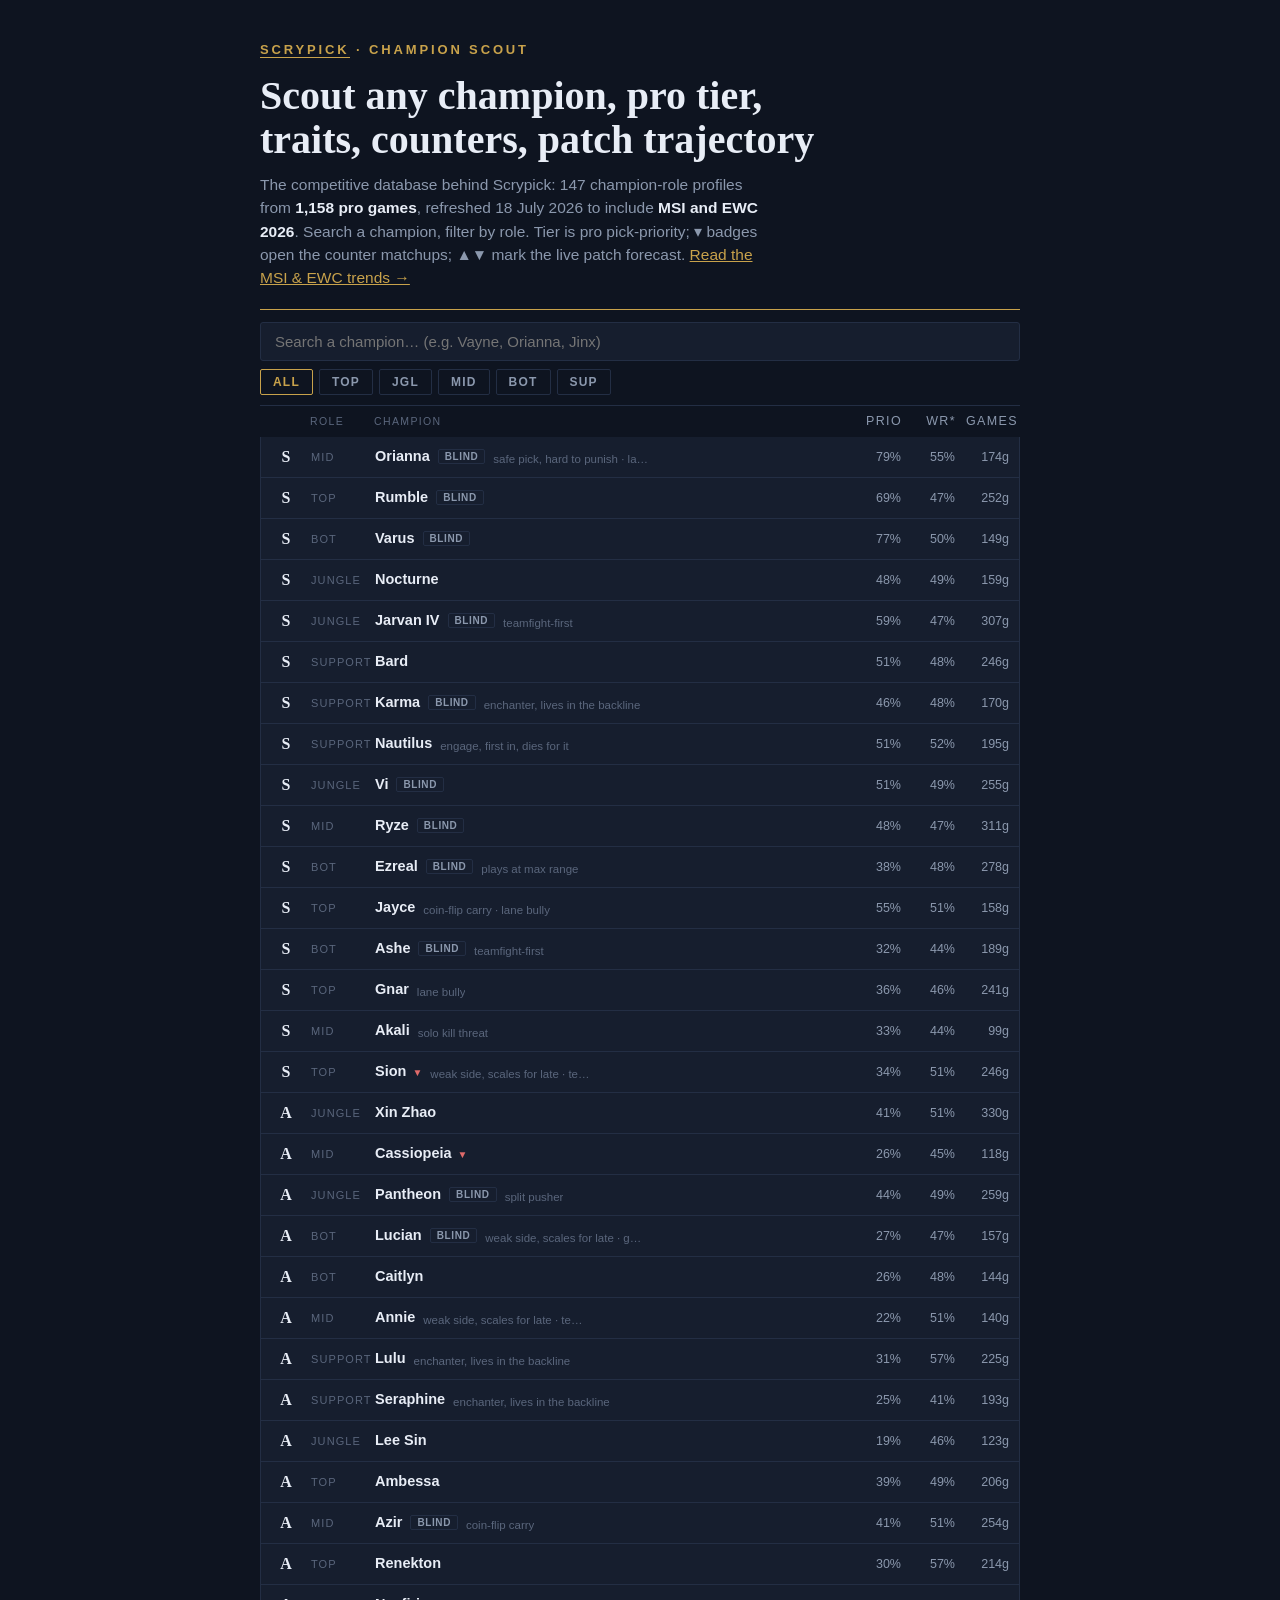
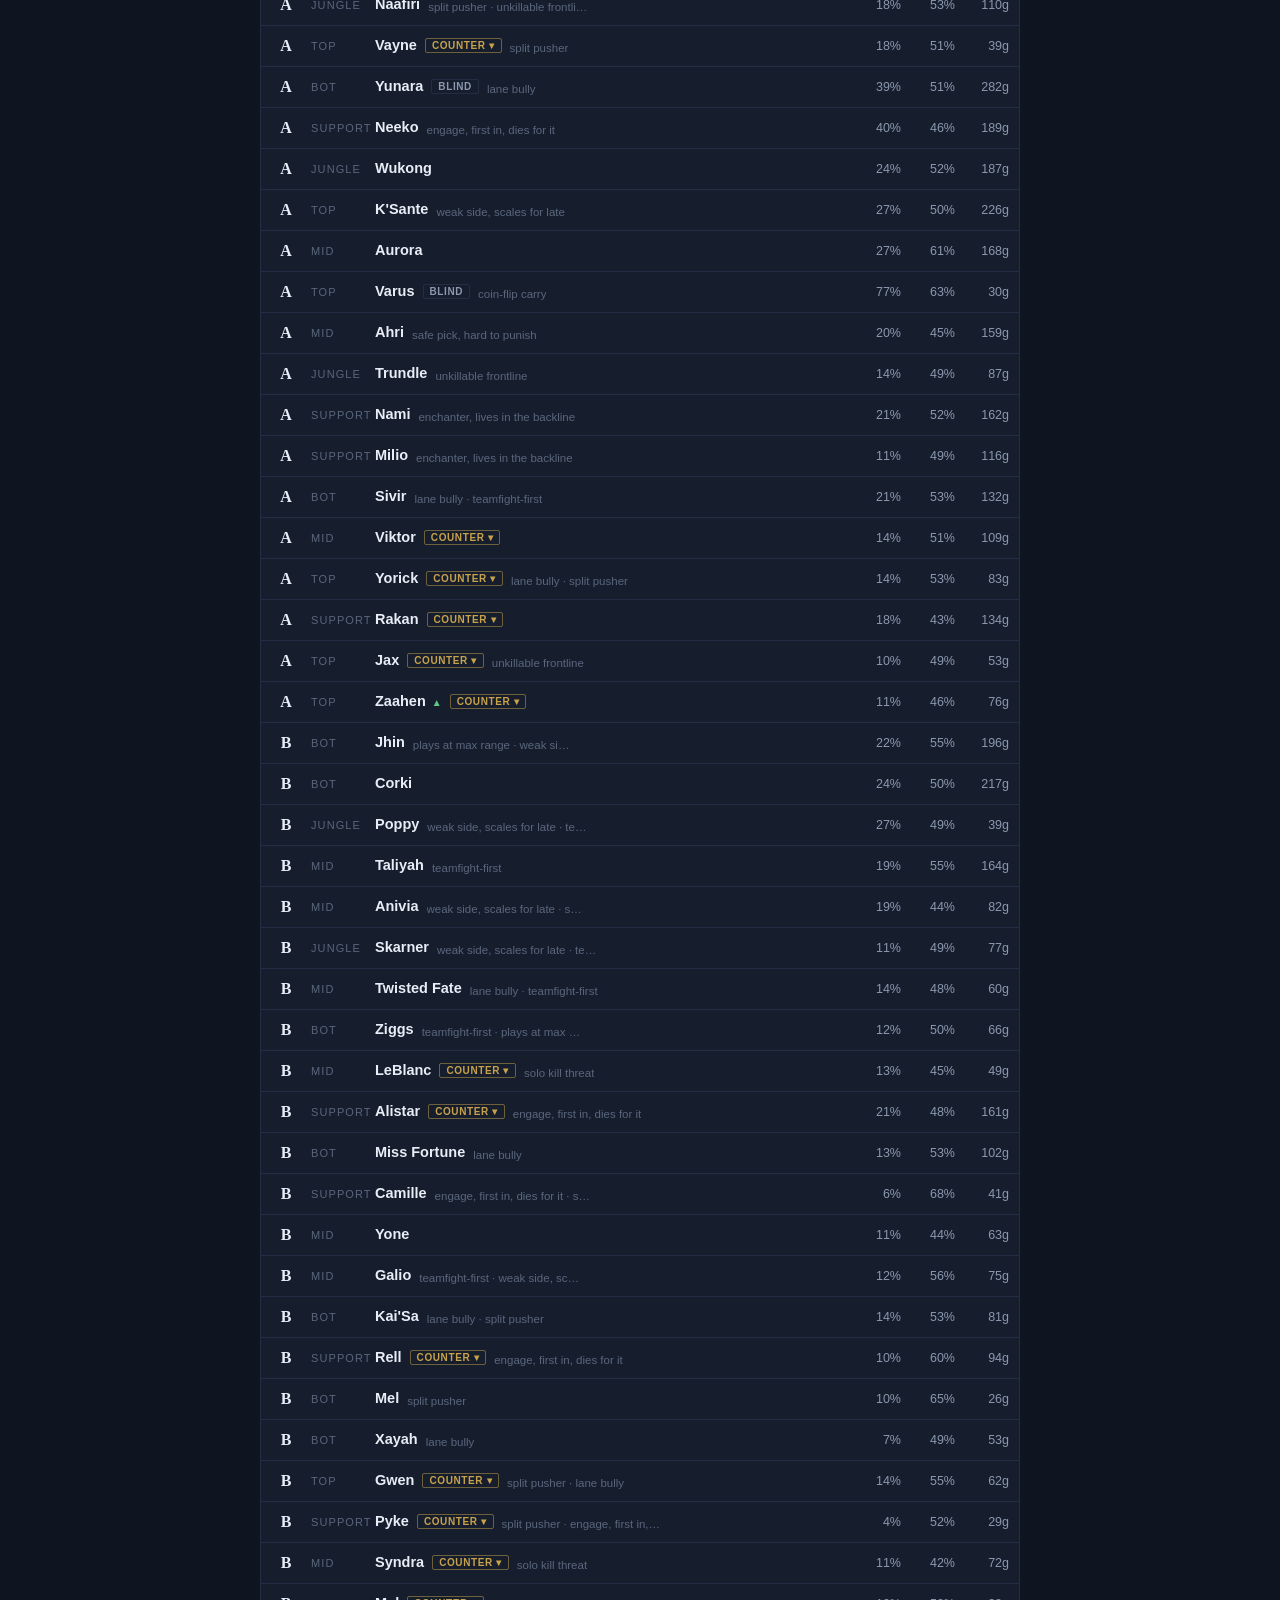
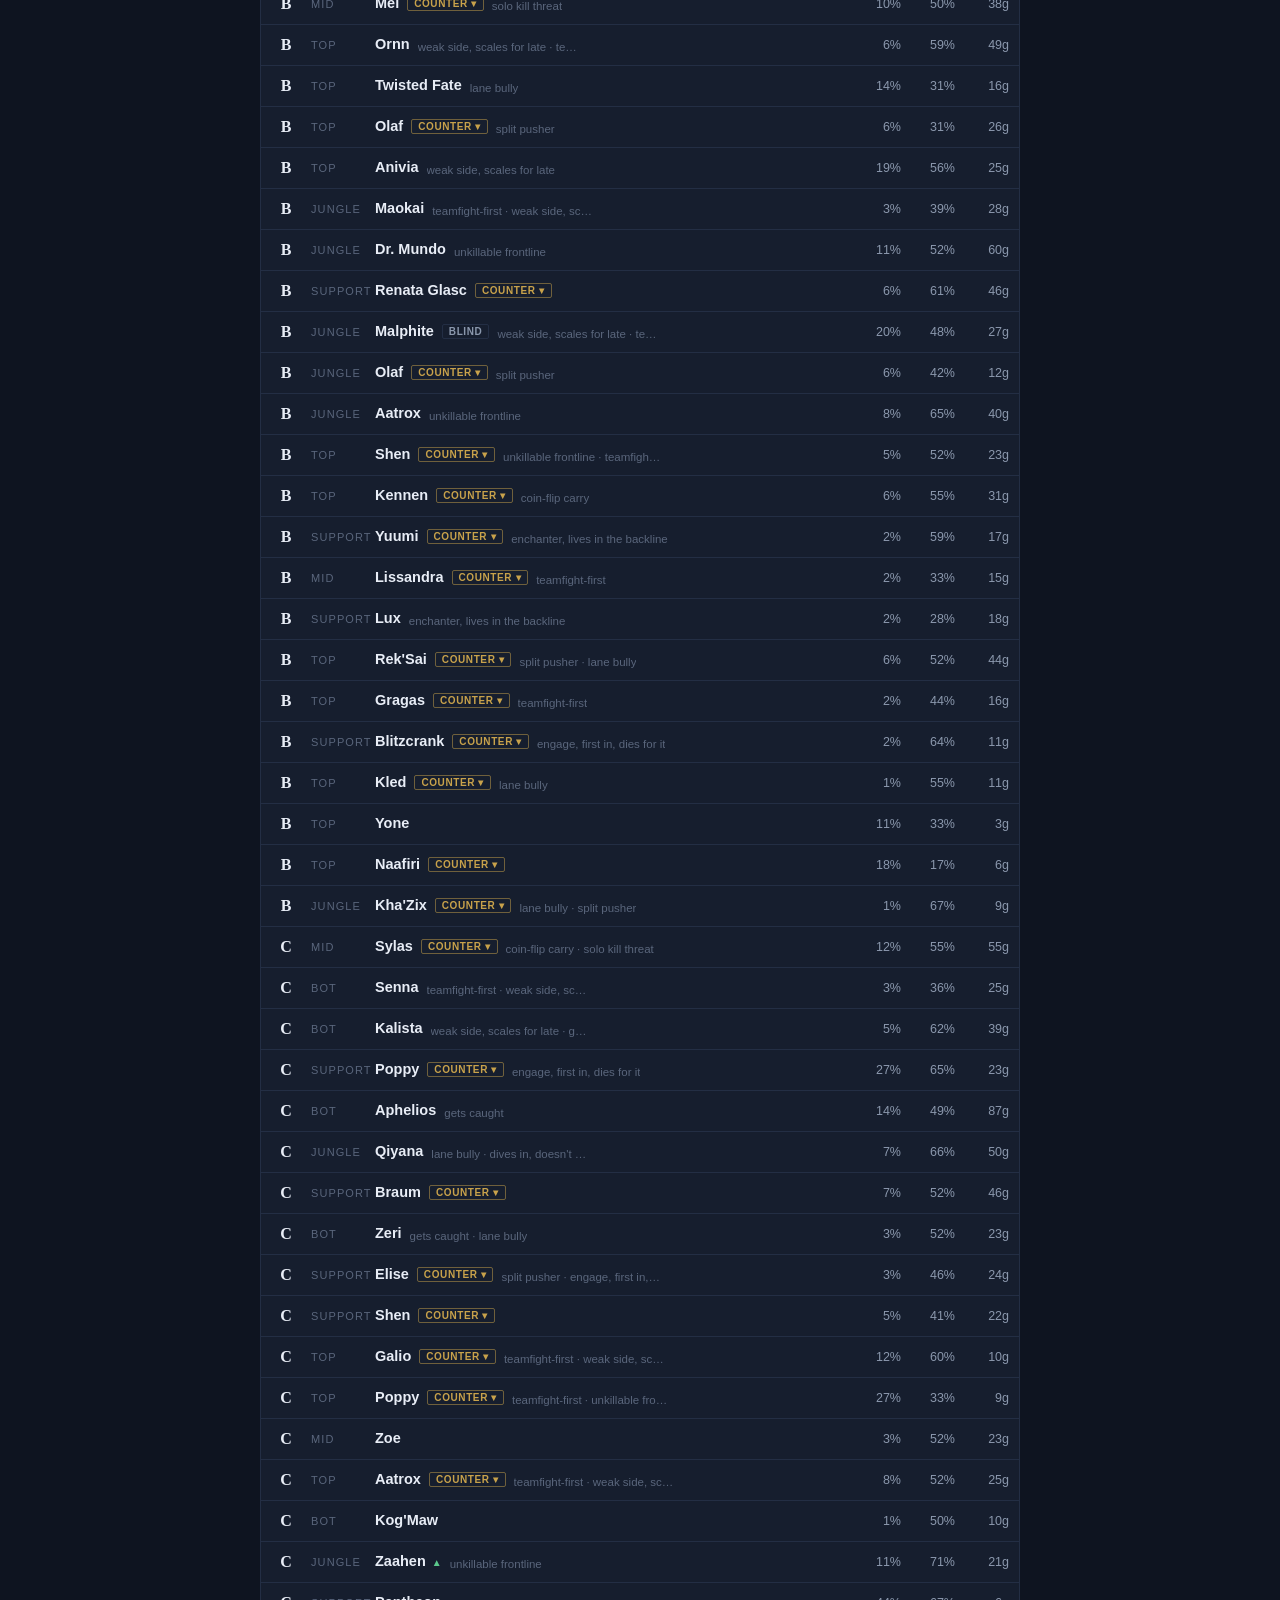
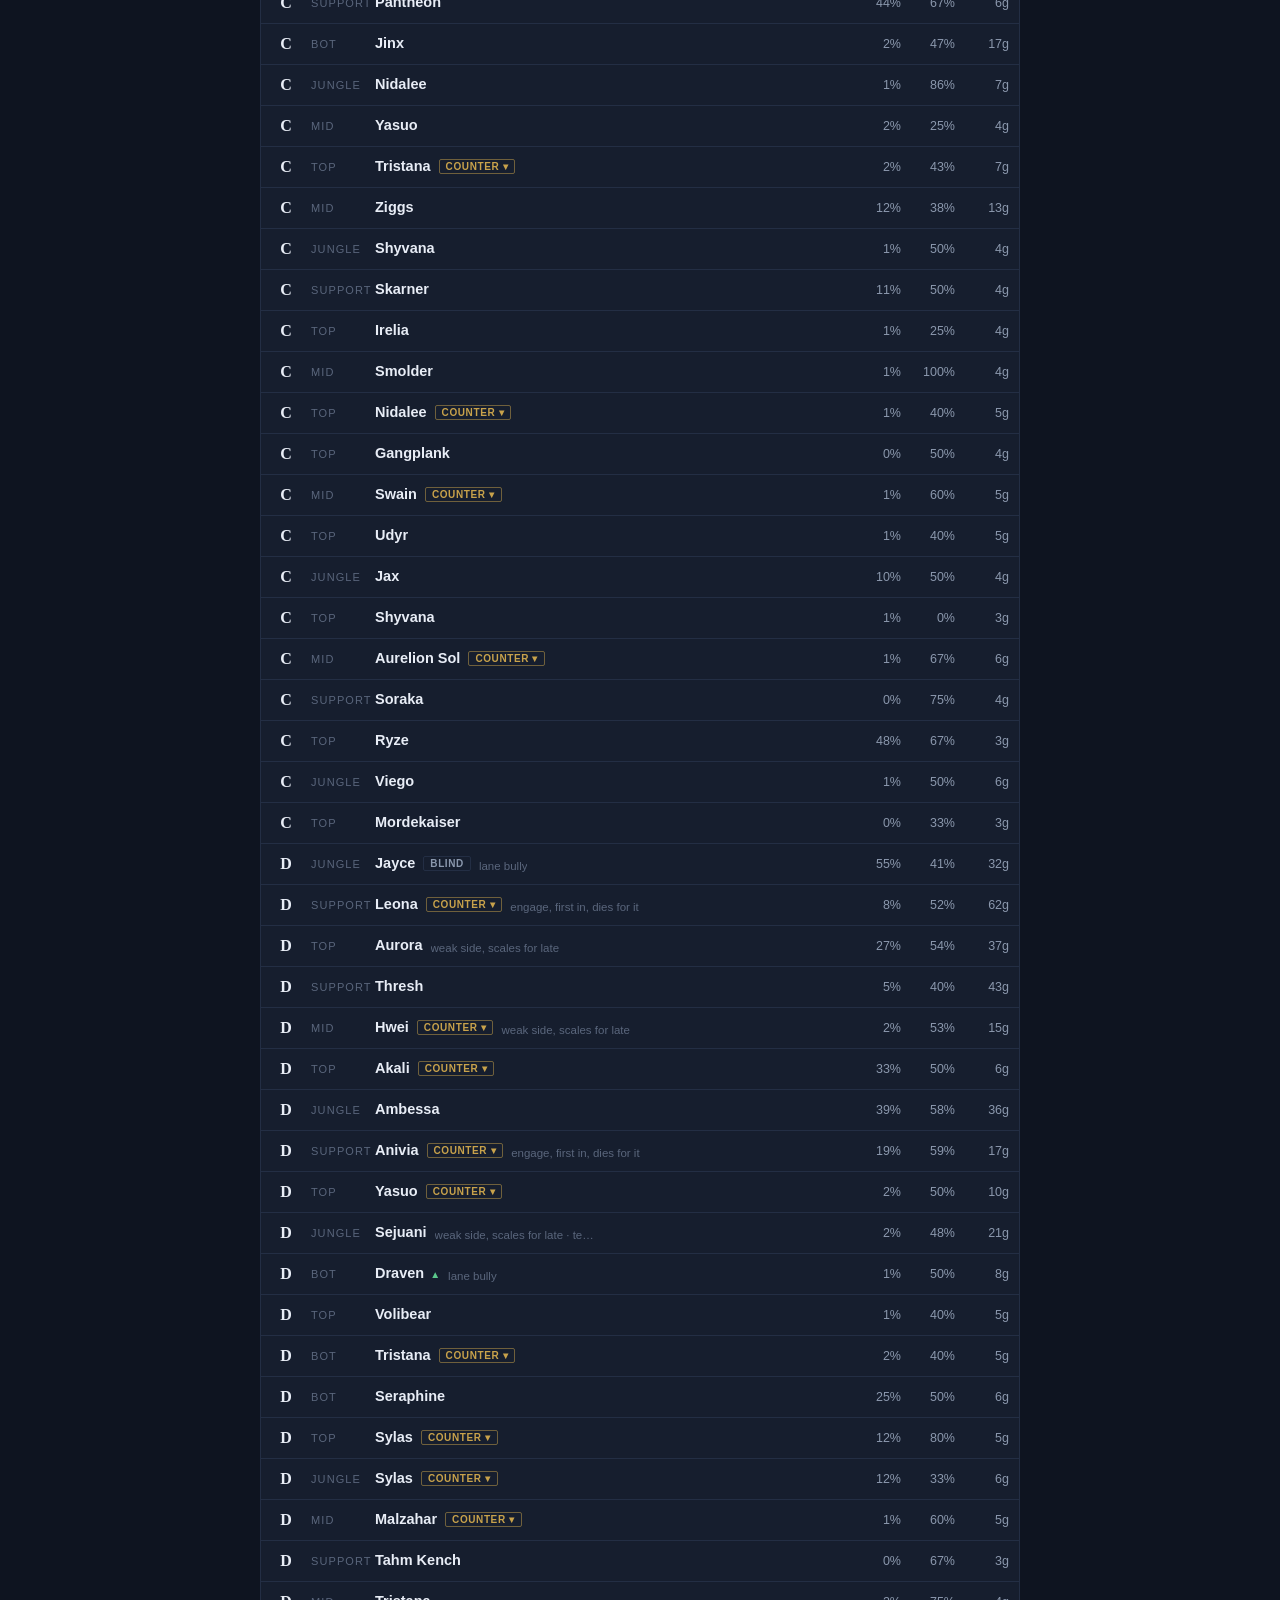
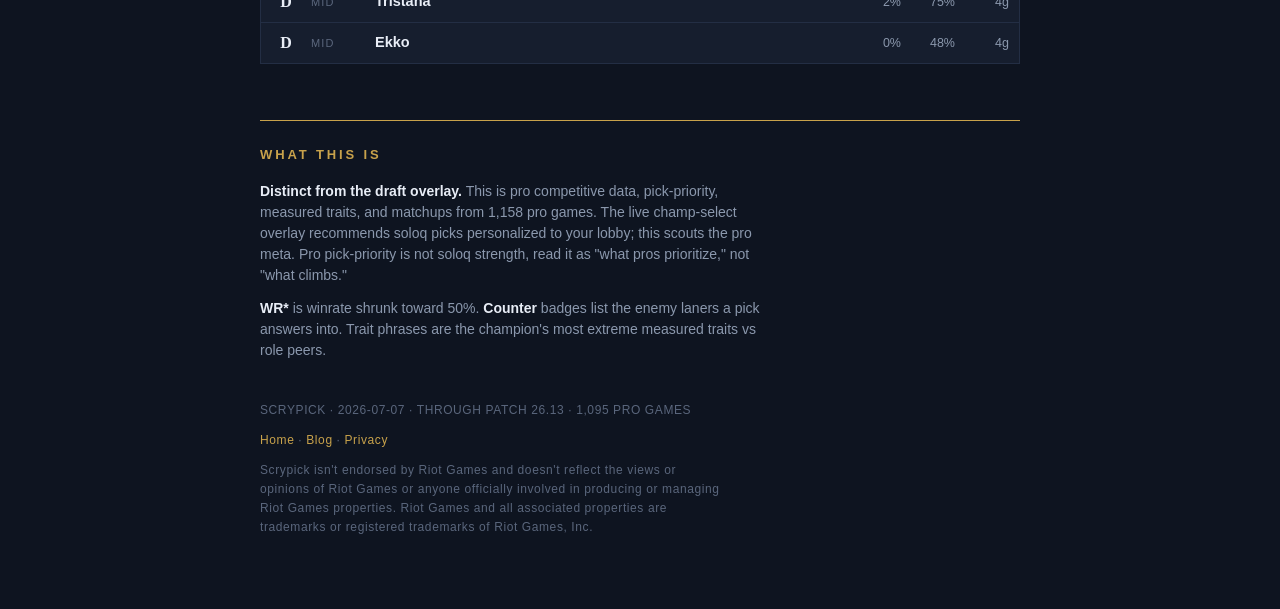
<file: scout.html>
<!DOCTYPE html>
<meta charset="utf-8">
<meta name="viewport" content="width=device-width, initial-scale=1">
<meta name="description" content="Scrypick Champion Scout: pro pick-priority, measured traits, and lane matchups for 147 champion-role profiles from 1,158 pro games. Free, no install.">
<title>Scrypick: Champion Scout</title>
<link rel="icon" href="data:image/svg+xml,%3Csvg xmlns=%27http://www.w3.org/2000/svg%27 viewBox=%270 0 32 32%27%3E%3Crect width=%2732%27 height=%2732%27 rx=%276%27 fill=%27%230e1420%27/%3E%3Ccircle cx=%2716%27 cy=%2715%27 r=%278.5%27 fill=%27none%27 stroke=%27%23c8a24b%27 stroke-width=%272.2%27/%3E%3Ccircle cx=%2716%27 cy=%2715%27 r=%273.2%27 fill=%27%23c8a24b%27/%3E%3Cpath d=%27M9 26h14%27 stroke=%27%23c8a24b%27 stroke-width=%272.2%27 stroke-linecap=%27round%27/%3E%3C/svg%3E">
<style>
  :root {
    --ground:#0E1420; --panel:#161E2E; --panel-edge:#232E44;
    --ink:#E8EDF6; --muted:#8B98AD; --faint:#5A667C; --gold:#C8A24B;
    --rise:#5BC98C; --fall:#E06A6A;
    --serif:Georgia,"Times New Roman",serif;
    --sans:"Segoe UI",-apple-system,Helvetica,Arial,sans-serif;
  }
  html { background:var(--ground); scroll-behavior:smooth; }
  @media (prefers-reduced-motion: reduce) { html { scroll-behavior:auto; } }
  body { font-family:var(--sans); color:var(--ink); line-height:1.5; margin:0; -webkit-font-smoothing:antialiased; }
  .wrap { max-width:760px; margin:0 auto; padding:40px 20px 72px; }
  .masthead { padding-bottom:20px; border-bottom:1px solid var(--gold); }
  .brand { font-size:13px; font-weight:600; letter-spacing:.22em; text-transform:uppercase; color:var(--gold); margin:0 0 14px; }
  h1 { font-family:var(--serif); font-weight:700; font-size:clamp(30px,6vw,40px); line-height:1.12; margin:0 0 10px; text-wrap:balance; }
  .dek { color:var(--muted); font-size:15.5px; max-width:60ch; margin:0; }
  .dek strong { color:var(--ink); font-weight:600; }
  nav.roles { display:flex; gap:8px; margin:20px 0 4px; flex-wrap:wrap; }
  nav.roles a { font-size:12px; font-weight:600; letter-spacing:.12em; text-decoration:none;
    color:var(--muted); border:1px solid var(--panel-edge); padding:6px 14px; }
  nav.roles a:hover, nav.roles a:focus-visible { color:var(--gold); border-color:var(--gold); outline:none; }
  section { margin-top:44px; }
  .role-head { display:flex; align-items:baseline; gap:12px; margin:0 0 10px; }
  .role-head h2 { font-family:var(--serif); font-size:26px; font-weight:700; margin:0; }
  .role-head .count { color:var(--faint); font-size:13px; }
  .role-head::after { content:""; flex:1; height:1px; background:var(--panel-edge); align-self:center; }
  .colhead, .row { display:grid; grid-template-columns:34px minmax(150px,1fr) minmax(90px,180px) 44px 44px 48px;
    gap:10px; align-items:center; padding:7px 10px; }
  .colhead { font-size:10.5px; letter-spacing:.13em; text-transform:uppercase; color:var(--faint); padding-bottom:4px; }
  .row { background:var(--panel); border:1px solid var(--panel-edge); border-top:none; position:relative; }
  .row:first-of-type { border-top:1px solid var(--panel-edge); }
  details.mu[open] { z-index:30; }
  .tier { font-family:var(--serif); font-weight:700; font-size:16px; text-align:center; }
  .t-S .tier { color:var(--gold); }
  .t-A .tier { color:#9FB4D8; }
  .t-B .tier { color:var(--muted); }
  .t-C .tier, .t-D .tier { color:var(--faint); }
  .name { font-weight:600; font-size:14.5px; white-space:nowrap; min-width:0; }
  .prof { font-weight:400; font-size:11.5px; color:var(--faint); margin-left:8px;
    display:inline-block; max-width:160px; overflow:hidden; text-overflow:ellipsis;
    white-space:nowrap; vertical-align:bottom; }
  .badge { font-size:10px; font-weight:700; letter-spacing:.06em; text-transform:uppercase;
    padding:1px 6px; border-radius:2px; margin-left:8px; vertical-align:1px; }
  .badge.counter { color:var(--gold); border:1px solid color-mix(in srgb, var(--gold) 50%, transparent); }
  .badge.blind { color:var(--muted); border:1px solid var(--panel-edge); }
  .name { position:relative; }
  details.mu { display:inline; }
  details.mu > summary { display:inline; list-style:none; cursor:pointer; }
  details.mu > summary::-webkit-details-marker { display:none; }
  details.mu > summary .badge.counter { cursor:pointer; }
  details.mu[open] > summary .badge.counter { background:color-mix(in srgb, var(--gold) 14%, transparent); }
  .mu-panel {
    position:absolute; z-index:10; left:0; top:100%; margin-top:6px;
    min-width:230px; max-width:300px; white-space:normal;
    background:#0B111C; border:1px solid var(--gold); border-radius:3px;
    padding:10px 12px; box-shadow:0 8px 24px rgba(0,0,0,.5);
  }
  .mu-panel h4 { font-size:10.5px; letter-spacing:.12em; text-transform:uppercase;
    color:var(--gold); margin:0 0 8px; font-weight:600; }
  .mu-row { display:grid; grid-template-columns:1fr 34px 40px; gap:8px; align-items:baseline;
    font-size:12.5px; padding:2px 0; }
  .mu-row .opp { color:var(--ink); font-weight:600; white-space:nowrap; overflow:hidden; text-overflow:ellipsis; }
  .mu-row .g { color:var(--faint); font-variant-numeric:tabular-nums; text-align:right; }
  .mu-row .w { font-variant-numeric:tabular-nums; text-align:right; }
  .mu-row .w.hi { color:var(--rise); }
  .mu-row .w.lo { color:var(--fall); }
  .mu-foot { font-size:11px; color:var(--faint); margin-top:7px; padding-top:6px;
    border-top:1px solid var(--panel-edge); }
  .arr { font-size:10px; margin-left:6px; }
  .arr.up { color:var(--rise); }
  .arr.down { color:var(--fall); }
  .pbar { height:5px; background:var(--panel-edge); position:relative; }
  .pfill { position:absolute; inset:0 auto 0 0; background:var(--gold); }
  .pnum, .wr, .picks { font-variant-numeric:tabular-nums; font-size:12.5px; color:var(--muted); text-align:right; }
  .fringe { font-size:12.5px; color:var(--faint); margin:10px 2px 0; max-width:70ch; }
  .fringe b { color:var(--muted); }
  .method { margin-top:56px; border-top:1px solid var(--gold); padding-top:24px; }
  .method h2 { font-size:13px; font-weight:600; letter-spacing:.22em; text-transform:uppercase; color:var(--gold); margin:0 0 16px; }
  .method p { font-size:14px; color:var(--muted); max-width:66ch; margin:0 0 12px; }
  .method p strong { color:var(--ink); font-weight:600; }
  footer.colophon { margin-top:40px; font-size:12px; color:var(--faint); letter-spacing:.05em; }
  @media (max-width:560px) {
    .colhead, .row { grid-template-columns:28px minmax(110px,1fr) 40px 40px 40px; }
    .pbar, .pbar-h { display:none; }
  }

  .scout-controls { position:sticky; top:0; background:var(--ground); padding:12px 0 10px;
    z-index:40; border-bottom:1px solid var(--panel-edge); }
  #q { width:100%; box-sizing:border-box; font-size:15px; padding:10px 14px;
    background:var(--panel); border:1px solid var(--panel-edge); color:var(--ink);
    border-radius:3px; }
  #q:focus { outline:none; border-color:var(--gold); }
  .rolefilter { display:flex; gap:6px; margin-top:8px; flex-wrap:wrap; }
  .rolefilter button { font-size:12px; font-weight:600; letter-spacing:.1em; color:var(--muted);
    background:none; border:1px solid var(--panel-edge); padding:5px 12px; cursor:pointer; border-radius:2px; }
  .rolefilter button.on { color:var(--gold); border-color:var(--gold); }
  .srow { display:grid; grid-template-columns:30px 54px minmax(150px,1fr) 44px 44px 44px;
    gap:10px; align-items:center; padding:8px 10px; background:var(--panel);
    border:1px solid var(--panel-edge); border-top:none; position:relative; }
  .srow:first-of-type { border-top:1px solid var(--panel-edge); }
  .rrole { font-size:11px; letter-spacing:.1em; text-transform:uppercase; color:var(--faint); }
  .sname { font-weight:600; font-size:14.5px; white-space:nowrap; min-width:0; }
  #empty { color:var(--faint); padding:20px 4px; display:none; }
</style>
<div class="wrap">
<header class="masthead">
  <p class="brand"><a href="index.html" style="color:inherit;text-decoration:none;border-bottom:1px solid var(--gold)">Scrypick</a> &middot; Champion Scout</p>
  <h1>Scout any champion, pro tier, traits, counters, patch trajectory</h1>
  <p class="dek">The competitive database behind Scrypick: 147 champion-role profiles from <strong>1,158 pro games</strong>, refreshed 18 July 2026 to include <strong>MSI and EWC 2026</strong>. Search a champion, filter by role. Tier is pro pick-priority; ▾ badges open the counter matchups; ▲▼ mark the live patch forecast. <a href="blog/msi-ewc-2026-pro-draft-trends.html" style="color:var(--gold)">Read the MSI &amp; EWC trends &rarr;</a></p>
</header>
<div class="scout-controls">
  <input id="q" type="search" placeholder="Search a champion… (e.g. Vayne, Orianna, Jinx)" autocomplete="off" aria-label="Search champion">
  <div class="rolefilter" role="group" aria-label="Filter by role">
    <button class="on" data-r="all">ALL</button>
    <button data-r="top">TOP</button><button data-r="jungle">JGL</button>
    <button data-r="mid">MID</button><button data-r="bot">BOT</button><button data-r="support">SUP</button>
  </div>
</div>
<div class="colhead" style="grid-template-columns:30px 54px minmax(150px,1fr) 44px 44px 44px;display:grid;gap:10px;padding:6px 10px;">
  <span></span><span>Role</span><span>Champion</span><span class="pnum">Prio</span><span class="wr">WR*</span><span class="picks">Games</span></div>
<div class="srow" data-name="orianna" data-role="mid">
<span class="tier t-S">S</span>
<span class="rrole">Mid</span>
<span class="sname">Orianna<span class="badge blind" title="first two picks most games">blind</span><span class="prof">safe pick, hard to punish · lane bully</span></span>
<span class="pnum">79%</span>
<span class="wr">55%</span>
<span class="picks">174g</span>
</div>
<div class="srow" data-name="rumble" data-role="top">
<span class="tier t-S">S</span>
<span class="rrole">Top</span>
<span class="sname">Rumble<span class="badge blind" title="first two picks most games">blind</span></span>
<span class="pnum">69%</span>
<span class="wr">47%</span>
<span class="picks">252g</span>
</div>
<div class="srow" data-name="varus" data-role="bot">
<span class="tier t-S">S</span>
<span class="rrole">Bot</span>
<span class="sname">Varus<span class="badge blind" title="first two picks most games">blind</span></span>
<span class="pnum">77%</span>
<span class="wr">50%</span>
<span class="picks">149g</span>
</div>
<div class="srow" data-name="nocturne" data-role="jungle">
<span class="tier t-S">S</span>
<span class="rrole">Jungle</span>
<span class="sname">Nocturne</span>
<span class="pnum">48%</span>
<span class="wr">49%</span>
<span class="picks">159g</span>
</div>
<div class="srow" data-name="jarvan iv" data-role="jungle">
<span class="tier t-S">S</span>
<span class="rrole">Jungle</span>
<span class="sname">Jarvan IV<span class="badge blind" title="first two picks most games">blind</span><span class="prof">teamfight-first</span></span>
<span class="pnum">59%</span>
<span class="wr">47%</span>
<span class="picks">307g</span>
</div>
<div class="srow" data-name="bard" data-role="support">
<span class="tier t-S">S</span>
<span class="rrole">Support</span>
<span class="sname">Bard</span>
<span class="pnum">51%</span>
<span class="wr">48%</span>
<span class="picks">246g</span>
</div>
<div class="srow" data-name="karma" data-role="support">
<span class="tier t-S">S</span>
<span class="rrole">Support</span>
<span class="sname">Karma<span class="badge blind" title="first two picks most games">blind</span><span class="prof">enchanter, lives in the backline</span></span>
<span class="pnum">46%</span>
<span class="wr">48%</span>
<span class="picks">170g</span>
</div>
<div class="srow" data-name="nautilus" data-role="support">
<span class="tier t-S">S</span>
<span class="rrole">Support</span>
<span class="sname">Nautilus<span class="prof">engage, first in, dies for it</span></span>
<span class="pnum">51%</span>
<span class="wr">52%</span>
<span class="picks">195g</span>
</div>
<div class="srow" data-name="vi" data-role="jungle">
<span class="tier t-S">S</span>
<span class="rrole">Jungle</span>
<span class="sname">Vi<span class="badge blind" title="first two picks most games">blind</span></span>
<span class="pnum">51%</span>
<span class="wr">49%</span>
<span class="picks">255g</span>
</div>
<div class="srow" data-name="ryze" data-role="mid">
<span class="tier t-S">S</span>
<span class="rrole">Mid</span>
<span class="sname">Ryze<span class="badge blind" title="first two picks most games">blind</span></span>
<span class="pnum">48%</span>
<span class="wr">47%</span>
<span class="picks">311g</span>
</div>
<div class="srow" data-name="ezreal" data-role="bot">
<span class="tier t-S">S</span>
<span class="rrole">Bot</span>
<span class="sname">Ezreal<span class="badge blind" title="first two picks most games">blind</span><span class="prof">plays at max range</span></span>
<span class="pnum">38%</span>
<span class="wr">48%</span>
<span class="picks">278g</span>
</div>
<div class="srow" data-name="jayce" data-role="top">
<span class="tier t-S">S</span>
<span class="rrole">Top</span>
<span class="sname">Jayce<span class="prof">coin-flip carry · lane bully</span></span>
<span class="pnum">55%</span>
<span class="wr">51%</span>
<span class="picks">158g</span>
</div>
<div class="srow" data-name="ashe" data-role="bot">
<span class="tier t-S">S</span>
<span class="rrole">Bot</span>
<span class="sname">Ashe<span class="badge blind" title="first two picks most games">blind</span><span class="prof">teamfight-first</span></span>
<span class="pnum">32%</span>
<span class="wr">44%</span>
<span class="picks">189g</span>
</div>
<div class="srow" data-name="gnar" data-role="top">
<span class="tier t-S">S</span>
<span class="rrole">Top</span>
<span class="sname">Gnar<span class="prof">lane bully</span></span>
<span class="pnum">36%</span>
<span class="wr">46%</span>
<span class="picks">241g</span>
</div>
<div class="srow" data-name="akali" data-role="mid">
<span class="tier t-S">S</span>
<span class="rrole">Mid</span>
<span class="sname">Akali<span class="prof">solo kill threat</span></span>
<span class="pnum">33%</span>
<span class="wr">44%</span>
<span class="picks">99g</span>
</div>
<div class="srow" data-name="sion" data-role="top">
<span class="tier t-S">S</span>
<span class="rrole">Top</span>
<span class="sname">Sion<span class="arr down" title="patch forecast: falling">&#9660;</span><span class="prof">weak side, scales for late · teamfight-first</span></span>
<span class="pnum">34%</span>
<span class="wr">51%</span>
<span class="picks">246g</span>
</div>
<div class="srow" data-name="xin zhao" data-role="jungle">
<span class="tier t-A">A</span>
<span class="rrole">Jungle</span>
<span class="sname">Xin Zhao</span>
<span class="pnum">41%</span>
<span class="wr">51%</span>
<span class="picks">330g</span>
</div>
<div class="srow" data-name="cassiopeia" data-role="mid">
<span class="tier t-A">A</span>
<span class="rrole">Mid</span>
<span class="sname">Cassiopeia<span class="arr down" title="patch forecast: falling">&#9660;</span></span>
<span class="pnum">26%</span>
<span class="wr">45%</span>
<span class="picks">118g</span>
</div>
<div class="srow" data-name="pantheon" data-role="jungle">
<span class="tier t-A">A</span>
<span class="rrole">Jungle</span>
<span class="sname">Pantheon<span class="badge blind" title="first two picks most games">blind</span><span class="prof">split pusher</span></span>
<span class="pnum">44%</span>
<span class="wr">49%</span>
<span class="picks">259g</span>
</div>
<div class="srow" data-name="lucian" data-role="bot">
<span class="tier t-A">A</span>
<span class="rrole">Bot</span>
<span class="sname">Lucian<span class="badge blind" title="first two picks most games">blind</span><span class="prof">weak side, scales for late · gets caught</span></span>
<span class="pnum">27%</span>
<span class="wr">47%</span>
<span class="picks">157g</span>
</div>
<div class="srow" data-name="caitlyn" data-role="bot">
<span class="tier t-A">A</span>
<span class="rrole">Bot</span>
<span class="sname">Caitlyn</span>
<span class="pnum">26%</span>
<span class="wr">48%</span>
<span class="picks">144g</span>
</div>
<div class="srow" data-name="annie" data-role="mid">
<span class="tier t-A">A</span>
<span class="rrole">Mid</span>
<span class="sname">Annie<span class="prof">weak side, scales for late · teamfight-first</span></span>
<span class="pnum">22%</span>
<span class="wr">51%</span>
<span class="picks">140g</span>
</div>
<div class="srow" data-name="lulu" data-role="support">
<span class="tier t-A">A</span>
<span class="rrole">Support</span>
<span class="sname">Lulu<span class="prof">enchanter, lives in the backline</span></span>
<span class="pnum">31%</span>
<span class="wr">57%</span>
<span class="picks">225g</span>
</div>
<div class="srow" data-name="seraphine" data-role="support">
<span class="tier t-A">A</span>
<span class="rrole">Support</span>
<span class="sname">Seraphine<span class="prof">enchanter, lives in the backline</span></span>
<span class="pnum">25%</span>
<span class="wr">41%</span>
<span class="picks">193g</span>
</div>
<div class="srow" data-name="lee sin" data-role="jungle">
<span class="tier t-A">A</span>
<span class="rrole">Jungle</span>
<span class="sname">Lee Sin</span>
<span class="pnum">19%</span>
<span class="wr">46%</span>
<span class="picks">123g</span>
</div>
<div class="srow" data-name="ambessa" data-role="top">
<span class="tier t-A">A</span>
<span class="rrole">Top</span>
<span class="sname">Ambessa</span>
<span class="pnum">39%</span>
<span class="wr">49%</span>
<span class="picks">206g</span>
</div>
<div class="srow" data-name="azir" data-role="mid">
<span class="tier t-A">A</span>
<span class="rrole">Mid</span>
<span class="sname">Azir<span class="badge blind" title="first two picks most games">blind</span><span class="prof">coin-flip carry</span></span>
<span class="pnum">41%</span>
<span class="wr">51%</span>
<span class="picks">254g</span>
</div>
<div class="srow" data-name="renekton" data-role="top">
<span class="tier t-A">A</span>
<span class="rrole">Top</span>
<span class="sname">Renekton</span>
<span class="pnum">30%</span>
<span class="wr">57%</span>
<span class="picks">214g</span>
</div>
<div class="srow" data-name="naafiri" data-role="jungle">
<span class="tier t-A">A</span>
<span class="rrole">Jungle</span>
<span class="sname">Naafiri<span class="prof">split pusher · unkillable frontline</span></span>
<span class="pnum">18%</span>
<span class="wr">53%</span>
<span class="picks">110g</span>
</div>
<div class="srow" data-name="vayne" data-role="top">
<span class="tier t-A">A</span>
<span class="rrole">Top</span>
<span class="sname">Vayne<details class="mu"><summary><span class="badge counter" title="counter/answer pick, blind-picked only 0% of games, last pick 69%.">counter ▾</span></summary><div class="mu-panel"><h4>Vayne answers into</h4><div class="mu-row"><span class="opp">vs Gnar</span><span class="g">13g</span><span class="w ">46%</span></div><div class="mu-row"><span class="opp">vs Jayce</span><span class="g">6g</span><span class="w hi">67%</span></div><div class="mu-row"><span class="opp">vs Ambessa</span><span class="g">5g</span><span class="w hi">60%</span></div><div class="mu-row"><span class="opp">vs Renekton</span><span class="g">4g</span><span class="w ">50%</span></div><div class="mu-row"><span class="opp">vs Sion</span><span class="g">2g</span><span class="w ">0%</span></div><div class="mu-row"><span class="opp">vs Udyr</span><span class="g">1g</span><span class="w ">100%</span></div><div class="mu-foot">Enemy top laners faced this season, by games. Winrate on small pro samples, a guide, not a guarantee.</div></div></details><span class="prof">split pusher</span></span>
<span class="pnum">18%</span>
<span class="wr">51%</span>
<span class="picks">39g</span>
</div>
<div class="srow" data-name="yunara" data-role="bot">
<span class="tier t-A">A</span>
<span class="rrole">Bot</span>
<span class="sname">Yunara<span class="badge blind" title="first two picks most games">blind</span><span class="prof">lane bully</span></span>
<span class="pnum">39%</span>
<span class="wr">51%</span>
<span class="picks">282g</span>
</div>
<div class="srow" data-name="neeko" data-role="support">
<span class="tier t-A">A</span>
<span class="rrole">Support</span>
<span class="sname">Neeko<span class="prof">engage, first in, dies for it</span></span>
<span class="pnum">40%</span>
<span class="wr">46%</span>
<span class="picks">189g</span>
</div>
<div class="srow" data-name="wukong" data-role="jungle">
<span class="tier t-A">A</span>
<span class="rrole">Jungle</span>
<span class="sname">Wukong</span>
<span class="pnum">24%</span>
<span class="wr">52%</span>
<span class="picks">187g</span>
</div>
<div class="srow" data-name="k&#x27;sante" data-role="top">
<span class="tier t-A">A</span>
<span class="rrole">Top</span>
<span class="sname">K&#x27;Sante<span class="prof">weak side, scales for late</span></span>
<span class="pnum">27%</span>
<span class="wr">50%</span>
<span class="picks">226g</span>
</div>
<div class="srow" data-name="aurora" data-role="mid">
<span class="tier t-A">A</span>
<span class="rrole">Mid</span>
<span class="sname">Aurora</span>
<span class="pnum">27%</span>
<span class="wr">61%</span>
<span class="picks">168g</span>
</div>
<div class="srow" data-name="varus" data-role="top">
<span class="tier t-A">A</span>
<span class="rrole">Top</span>
<span class="sname">Varus<span class="badge blind" title="first two picks most games">blind</span><span class="prof">coin-flip carry</span></span>
<span class="pnum">77%</span>
<span class="wr">63%</span>
<span class="picks">30g</span>
</div>
<div class="srow" data-name="ahri" data-role="mid">
<span class="tier t-A">A</span>
<span class="rrole">Mid</span>
<span class="sname">Ahri<span class="prof">safe pick, hard to punish</span></span>
<span class="pnum">20%</span>
<span class="wr">45%</span>
<span class="picks">159g</span>
</div>
<div class="srow" data-name="trundle" data-role="jungle">
<span class="tier t-A">A</span>
<span class="rrole">Jungle</span>
<span class="sname">Trundle<span class="prof">unkillable frontline</span></span>
<span class="pnum">14%</span>
<span class="wr">49%</span>
<span class="picks">87g</span>
</div>
<div class="srow" data-name="nami" data-role="support">
<span class="tier t-A">A</span>
<span class="rrole">Support</span>
<span class="sname">Nami<span class="prof">enchanter, lives in the backline</span></span>
<span class="pnum">21%</span>
<span class="wr">52%</span>
<span class="picks">162g</span>
</div>
<div class="srow" data-name="milio" data-role="support">
<span class="tier t-A">A</span>
<span class="rrole">Support</span>
<span class="sname">Milio<span class="prof">enchanter, lives in the backline</span></span>
<span class="pnum">11%</span>
<span class="wr">49%</span>
<span class="picks">116g</span>
</div>
<div class="srow" data-name="sivir" data-role="bot">
<span class="tier t-A">A</span>
<span class="rrole">Bot</span>
<span class="sname">Sivir<span class="prof">lane bully · teamfight-first</span></span>
<span class="pnum">21%</span>
<span class="wr">53%</span>
<span class="picks">132g</span>
</div>
<div class="srow" data-name="viktor" data-role="mid">
<span class="tier t-A">A</span>
<span class="rrole">Mid</span>
<span class="sname">Viktor<details class="mu"><summary><span class="badge counter" title="counter/answer pick, blind-picked only 12% of games, last pick 42%.">counter ▾</span></summary><div class="mu-panel"><h4>Viktor answers into</h4><div class="mu-row"><span class="opp">vs Aurora</span><span class="g">13g</span><span class="w ">54%</span></div><div class="mu-row"><span class="opp">vs Sylas</span><span class="g">10g</span><span class="w lo">40%</span></div><div class="mu-row"><span class="opp">vs Orianna</span><span class="g">9g</span><span class="w lo">22%</span></div><div class="mu-row"><span class="opp">vs Ahri</span><span class="g">8g</span><span class="w lo">38%</span></div><div class="mu-row"><span class="opp">vs Annie</span><span class="g">8g</span><span class="w lo">38%</span></div><div class="mu-row"><span class="opp">vs Taliyah</span><span class="g">6g</span><span class="w hi">67%</span></div><div class="mu-foot">Enemy mid laners faced this season, by games. Winrate on small pro samples, a guide, not a guarantee.</div></div></details></span>
<span class="pnum">14%</span>
<span class="wr">51%</span>
<span class="picks">109g</span>
</div>
<div class="srow" data-name="yorick" data-role="top">
<span class="tier t-A">A</span>
<span class="rrole">Top</span>
<span class="sname">Yorick<details class="mu"><summary><span class="badge counter" title="counter/answer pick, blind-picked only 5% of games, last pick 39%.">counter ▾</span></summary><div class="mu-panel"><h4>Yorick answers into</h4><div class="mu-row"><span class="opp">vs Jayce</span><span class="g">33g</span><span class="w ">48%</span></div><div class="mu-row"><span class="opp">vs Gnar</span><span class="g">14g</span><span class="w hi">64%</span></div><div class="mu-row"><span class="opp">vs Rumble</span><span class="g">10g</span><span class="w hi">70%</span></div><div class="mu-row"><span class="opp">vs Ambessa</span><span class="g">5g</span><span class="w lo">40%</span></div><div class="mu-row"><span class="opp">vs Kennen</span><span class="g">4g</span><span class="w lo">0%</span></div><div class="mu-row"><span class="opp">vs Sion</span><span class="g">3g</span><span class="w hi">67%</span></div><div class="mu-foot">Enemy top laners faced this season, by games. Winrate on small pro samples, a guide, not a guarantee.</div></div></details><span class="prof">lane bully · split pusher</span></span>
<span class="pnum">14%</span>
<span class="wr">53%</span>
<span class="picks">83g</span>
</div>
<div class="srow" data-name="rakan" data-role="support">
<span class="tier t-A">A</span>
<span class="rrole">Support</span>
<span class="sname">Rakan<details class="mu"><summary><span class="badge counter" title="counter/answer pick, blind-picked only 8% of games, last pick 47%.">counter ▾</span></summary><div class="mu-panel"><h4>Rakan answers into</h4><div class="mu-row"><span class="opp">vs Alistar</span><span class="g">23g</span><span class="w ">52%</span></div><div class="mu-row"><span class="opp">vs Bard</span><span class="g">17g</span><span class="w ">41%</span></div><div class="mu-row"><span class="opp">vs Rell</span><span class="g">10g</span><span class="w lo">30%</span></div><div class="mu-row"><span class="opp">vs Neeko</span><span class="g">8g</span><span class="w hi">62%</span></div><div class="mu-row"><span class="opp">vs Milio</span><span class="g">8g</span><span class="w lo">38%</span></div><div class="mu-row"><span class="opp">vs Nautilus</span><span class="g">8g</span><span class="w lo">25%</span></div><div class="mu-foot">Enemy support laners faced this season, by games. Winrate on small pro samples, a guide, not a guarantee.</div></div></details></span>
<span class="pnum">18%</span>
<span class="wr">43%</span>
<span class="picks">134g</span>
</div>
<div class="srow" data-name="jax" data-role="top">
<span class="tier t-A">A</span>
<span class="rrole">Top</span>
<span class="sname">Jax<details class="mu"><summary><span class="badge counter" title="counter/answer pick, blind-picked only 8% of games, last pick 40%.">counter ▾</span></summary><div class="mu-panel"><h4>Jax answers into</h4><div class="mu-row"><span class="opp">vs Gnar</span><span class="g">11g</span><span class="w lo">36%</span></div><div class="mu-row"><span class="opp">vs Renekton</span><span class="g">7g</span><span class="w hi">71%</span></div><div class="mu-row"><span class="opp">vs Sion</span><span class="g">7g</span><span class="w hi">71%</span></div><div class="mu-row"><span class="opp">vs Ambessa</span><span class="g">7g</span><span class="w ">57%</span></div><div class="mu-row"><span class="opp">vs K&#x27;Sante</span><span class="g">4g</span><span class="w hi">75%</span></div><div class="mu-row"><span class="opp">vs Zaahen</span><span class="g">4g</span><span class="w ">50%</span></div><div class="mu-foot">Enemy top laners faced this season, by games. Winrate on small pro samples, a guide, not a guarantee.</div></div></details><span class="prof">unkillable frontline</span></span>
<span class="pnum">10%</span>
<span class="wr">49%</span>
<span class="picks">53g</span>
</div>
<div class="srow" data-name="zaahen" data-role="top">
<span class="tier t-A">A</span>
<span class="rrole">Top</span>
<span class="sname">Zaahen<span class="arr up" title="patch forecast: rising">&#9650;</span><details class="mu"><summary><span class="badge counter" title="counter/answer pick, blind-picked only 10% of games, last pick 48%.">counter ▾</span></summary><div class="mu-panel"><h4>Zaahen answers into</h4><div class="mu-row"><span class="opp">vs Ambessa</span><span class="g">15g</span><span class="w ">47%</span></div><div class="mu-row"><span class="opp">vs Sion</span><span class="g">15g</span><span class="w lo">40%</span></div><div class="mu-row"><span class="opp">vs Renekton</span><span class="g">12g</span><span class="w ">42%</span></div><div class="mu-row"><span class="opp">vs K&#x27;Sante</span><span class="g">10g</span><span class="w ">50%</span></div><div class="mu-row"><span class="opp">vs Jax</span><span class="g">4g</span><span class="w ">50%</span></div><div class="mu-row"><span class="opp">vs Rek&#x27;Sai</span><span class="g">3g</span><span class="w lo">33%</span></div><div class="mu-foot">Enemy top laners faced this season, by games. Winrate on small pro samples, a guide, not a guarantee.</div></div></details></span>
<span class="pnum">11%</span>
<span class="wr">46%</span>
<span class="picks">76g</span>
</div>
<div class="srow" data-name="jhin" data-role="bot">
<span class="tier t-B">B</span>
<span class="rrole">Bot</span>
<span class="sname">Jhin<span class="prof">plays at max range · weak side, scales for late</span></span>
<span class="pnum">22%</span>
<span class="wr">55%</span>
<span class="picks">196g</span>
</div>
<div class="srow" data-name="corki" data-role="bot">
<span class="tier t-B">B</span>
<span class="rrole">Bot</span>
<span class="sname">Corki</span>
<span class="pnum">24%</span>
<span class="wr">50%</span>
<span class="picks">217g</span>
</div>
<div class="srow" data-name="poppy" data-role="jungle">
<span class="tier t-B">B</span>
<span class="rrole">Jungle</span>
<span class="sname">Poppy<span class="prof">weak side, scales for late · teamfight-first</span></span>
<span class="pnum">27%</span>
<span class="wr">49%</span>
<span class="picks">39g</span>
</div>
<div class="srow" data-name="taliyah" data-role="mid">
<span class="tier t-B">B</span>
<span class="rrole">Mid</span>
<span class="sname">Taliyah<span class="prof">teamfight-first</span></span>
<span class="pnum">19%</span>
<span class="wr">55%</span>
<span class="picks">164g</span>
</div>
<div class="srow" data-name="anivia" data-role="mid">
<span class="tier t-B">B</span>
<span class="rrole">Mid</span>
<span class="sname">Anivia<span class="prof">weak side, scales for late · safe pick, hard to punish</span></span>
<span class="pnum">19%</span>
<span class="wr">44%</span>
<span class="picks">82g</span>
</div>
<div class="srow" data-name="skarner" data-role="jungle">
<span class="tier t-B">B</span>
<span class="rrole">Jungle</span>
<span class="sname">Skarner<span class="prof">weak side, scales for late · teamfight-first</span></span>
<span class="pnum">11%</span>
<span class="wr">49%</span>
<span class="picks">77g</span>
</div>
<div class="srow" data-name="twisted fate" data-role="mid">
<span class="tier t-B">B</span>
<span class="rrole">Mid</span>
<span class="sname">Twisted Fate<span class="prof">lane bully · teamfight-first</span></span>
<span class="pnum">14%</span>
<span class="wr">48%</span>
<span class="picks">60g</span>
</div>
<div class="srow" data-name="ziggs" data-role="bot">
<span class="tier t-B">B</span>
<span class="rrole">Bot</span>
<span class="sname">Ziggs<span class="prof">teamfight-first · plays at max range</span></span>
<span class="pnum">12%</span>
<span class="wr">50%</span>
<span class="picks">66g</span>
</div>
<div class="srow" data-name="leblanc" data-role="mid">
<span class="tier t-B">B</span>
<span class="rrole">Mid</span>
<span class="sname">LeBlanc<details class="mu"><summary><span class="badge counter" title="counter/answer pick, blind-picked only 6% of games, last pick 45%.">counter ▾</span></summary><div class="mu-panel"><h4>LeBlanc answers into</h4><div class="mu-row"><span class="opp">vs Azir</span><span class="g">15g</span><span class="w hi">60%</span></div><div class="mu-row"><span class="opp">vs Aurora</span><span class="g">9g</span><span class="w lo">33%</span></div><div class="mu-row"><span class="opp">vs Cassiopeia</span><span class="g">6g</span><span class="w ">50%</span></div><div class="mu-row"><span class="opp">vs Galio</span><span class="g">4g</span><span class="w lo">25%</span></div><div class="mu-row"><span class="opp">vs Lissandra</span><span class="g">3g</span><span class="w hi">67%</span></div><div class="mu-row"><span class="opp">vs Ahri</span><span class="g">3g</span><span class="w lo">33%</span></div><div class="mu-foot">Enemy mid laners faced this season, by games. Winrate on small pro samples, a guide, not a guarantee.</div></div></details><span class="prof">solo kill threat</span></span>
<span class="pnum">13%</span>
<span class="wr">45%</span>
<span class="picks">49g</span>
</div>
<div class="srow" data-name="alistar" data-role="support">
<span class="tier t-B">B</span>
<span class="rrole">Support</span>
<span class="sname">Alistar<details class="mu"><summary><span class="badge counter" title="counter/answer pick, blind-picked only 4% of games, last pick 43%.">counter ▾</span></summary><div class="mu-panel"><h4>Alistar answers into</h4><div class="mu-row"><span class="opp">vs Nautilus</span><span class="g">26g</span><span class="w ">46%</span></div><div class="mu-row"><span class="opp">vs Rakan</span><span class="g">23g</span><span class="w ">48%</span></div><div class="mu-row"><span class="opp">vs Bard</span><span class="g">17g</span><span class="w ">59%</span></div><div class="mu-row"><span class="opp">vs Neeko</span><span class="g">16g</span><span class="w ">44%</span></div><div class="mu-row"><span class="opp">vs Braum</span><span class="g">13g</span><span class="w hi">62%</span></div><div class="mu-row"><span class="opp">vs Poppy</span><span class="g">10g</span><span class="w lo">30%</span></div><div class="mu-foot">Enemy support laners faced this season, by games. Winrate on small pro samples, a guide, not a guarantee.</div></div></details><span class="prof">engage, first in, dies for it</span></span>
<span class="pnum">21%</span>
<span class="wr">48%</span>
<span class="picks">161g</span>
</div>
<div class="srow" data-name="miss fortune" data-role="bot">
<span class="tier t-B">B</span>
<span class="rrole">Bot</span>
<span class="sname">Miss Fortune<span class="prof">lane bully</span></span>
<span class="pnum">13%</span>
<span class="wr">53%</span>
<span class="picks">102g</span>
</div>
<div class="srow" data-name="camille" data-role="support">
<span class="tier t-B">B</span>
<span class="rrole">Support</span>
<span class="sname">Camille<span class="prof">engage, first in, dies for it · split pusher</span></span>
<span class="pnum">6%</span>
<span class="wr">68%</span>
<span class="picks">41g</span>
</div>
<div class="srow" data-name="yone" data-role="mid">
<span class="tier t-B">B</span>
<span class="rrole">Mid</span>
<span class="sname">Yone</span>
<span class="pnum">11%</span>
<span class="wr">44%</span>
<span class="picks">63g</span>
</div>
<div class="srow" data-name="galio" data-role="mid">
<span class="tier t-B">B</span>
<span class="rrole">Mid</span>
<span class="sname">Galio<span class="prof">teamfight-first · weak side, scales for late</span></span>
<span class="pnum">12%</span>
<span class="wr">56%</span>
<span class="picks">75g</span>
</div>
<div class="srow" data-name="kai&#x27;sa" data-role="bot">
<span class="tier t-B">B</span>
<span class="rrole">Bot</span>
<span class="sname">Kai&#x27;Sa<span class="prof">lane bully · split pusher</span></span>
<span class="pnum">14%</span>
<span class="wr">53%</span>
<span class="picks">81g</span>
</div>
<div class="srow" data-name="rell" data-role="support">
<span class="tier t-B">B</span>
<span class="rrole">Support</span>
<span class="sname">Rell<details class="mu"><summary><span class="badge counter" title="counter/answer pick, blind-picked only 6% of games, last pick 52%.">counter ▾</span></summary><div class="mu-panel"><h4>Rell answers into</h4><div class="mu-row"><span class="opp">vs Nautilus</span><span class="g">22g</span><span class="w ">59%</span></div><div class="mu-row"><span class="opp">vs Rakan</span><span class="g">10g</span><span class="w hi">70%</span></div><div class="mu-row"><span class="opp">vs Bard</span><span class="g">8g</span><span class="w ">50%</span></div><div class="mu-row"><span class="opp">vs Braum</span><span class="g">8g</span><span class="w lo">25%</span></div><div class="mu-row"><span class="opp">vs Alistar</span><span class="g">5g</span><span class="w hi">80%</span></div><div class="mu-row"><span class="opp">vs Seraphine</span><span class="g">5g</span><span class="w hi">60%</span></div><div class="mu-foot">Enemy support laners faced this season, by games. Winrate on small pro samples, a guide, not a guarantee.</div></div></details><span class="prof">engage, first in, dies for it</span></span>
<span class="pnum">10%</span>
<span class="wr">60%</span>
<span class="picks">94g</span>
</div>
<div class="srow" data-name="mel" data-role="bot">
<span class="tier t-B">B</span>
<span class="rrole">Bot</span>
<span class="sname">Mel<span class="prof">split pusher</span></span>
<span class="pnum">10%</span>
<span class="wr">65%</span>
<span class="picks">26g</span>
</div>
<div class="srow" data-name="xayah" data-role="bot">
<span class="tier t-B">B</span>
<span class="rrole">Bot</span>
<span class="sname">Xayah<span class="prof">lane bully</span></span>
<span class="pnum">7%</span>
<span class="wr">49%</span>
<span class="picks">53g</span>
</div>
<div class="srow" data-name="gwen" data-role="top">
<span class="tier t-B">B</span>
<span class="rrole">Top</span>
<span class="sname">Gwen<details class="mu"><summary><span class="badge counter" title="counter/answer pick, blind-picked only 8% of games, last pick 44%.">counter ▾</span></summary><div class="mu-panel"><h4>Gwen answers into</h4><div class="mu-row"><span class="opp">vs Sion</span><span class="g">23g</span><span class="w ">57%</span></div><div class="mu-row"><span class="opp">vs K&#x27;Sante</span><span class="g">11g</span><span class="w ">45%</span></div><div class="mu-row"><span class="opp">vs Ambessa</span><span class="g">10g</span><span class="w ">50%</span></div><div class="mu-row"><span class="opp">vs Gnar</span><span class="g">4g</span><span class="w hi">75%</span></div><div class="mu-row"><span class="opp">vs Renekton</span><span class="g">3g</span><span class="w hi">67%</span></div><div class="mu-row"><span class="opp">vs Zaahen</span><span class="g">2g</span><span class="w ">50%</span></div><div class="mu-foot">Enemy top laners faced this season, by games. Winrate on small pro samples, a guide, not a guarantee.</div></div></details><span class="prof">split pusher · lane bully</span></span>
<span class="pnum">14%</span>
<span class="wr">55%</span>
<span class="picks">62g</span>
</div>
<div class="srow" data-name="pyke" data-role="support">
<span class="tier t-B">B</span>
<span class="rrole">Support</span>
<span class="sname">Pyke<details class="mu"><summary><span class="badge counter" title="counter/answer pick, blind-picked only 0% of games, last pick 56%.">counter ▾</span></summary><div class="mu-panel"><h4>Pyke answers into</h4><div class="mu-row"><span class="opp">vs Seraphine</span><span class="g">6g</span><span class="w lo">33%</span></div><div class="mu-row"><span class="opp">vs Bard</span><span class="g">5g</span><span class="w lo">40%</span></div><div class="mu-row"><span class="opp">vs Lulu</span><span class="g">2g</span><span class="w ">50%</span></div><div class="mu-row"><span class="opp">vs Elise</span><span class="g">2g</span><span class="w ">50%</span></div><div class="mu-row"><span class="opp">vs Thresh</span><span class="g">1g</span><span class="w ">100%</span></div><div class="mu-row"><span class="opp">vs Poppy</span><span class="g">1g</span><span class="w ">100%</span></div><div class="mu-foot">Enemy support laners faced this season, by games. Winrate on small pro samples, a guide, not a guarantee.</div></div></details><span class="prof">split pusher · engage, first in, dies for it</span></span>
<span class="pnum">4%</span>
<span class="wr">52%</span>
<span class="picks">29g</span>
</div>
<div class="srow" data-name="syndra" data-role="mid">
<span class="tier t-B">B</span>
<span class="rrole">Mid</span>
<span class="sname">Syndra<details class="mu"><summary><span class="badge counter" title="counter/answer pick, blind-picked only 11% of games, last pick 38%.">counter ▾</span></summary><div class="mu-panel"><h4>Syndra answers into</h4><div class="mu-row"><span class="opp">vs Ryze</span><span class="g">9g</span><span class="w hi">67%</span></div><div class="mu-row"><span class="opp">vs Aurora</span><span class="g">8g</span><span class="w ">50%</span></div><div class="mu-row"><span class="opp">vs Azir</span><span class="g">6g</span><span class="w lo">33%</span></div><div class="mu-row"><span class="opp">vs Viktor</span><span class="g">4g</span><span class="w ">50%</span></div><div class="mu-row"><span class="opp">vs Taliyah</span><span class="g">4g</span><span class="w lo">0%</span></div><div class="mu-row"><span class="opp">vs Zoe</span><span class="g">4g</span><span class="w lo">0%</span></div><div class="mu-foot">Enemy mid laners faced this season, by games. Winrate on small pro samples, a guide, not a guarantee.</div></div></details><span class="prof">solo kill threat</span></span>
<span class="pnum">11%</span>
<span class="wr">42%</span>
<span class="picks">72g</span>
</div>
<div class="srow" data-name="mel" data-role="mid">
<span class="tier t-B">B</span>
<span class="rrole">Mid</span>
<span class="sname">Mel<details class="mu"><summary><span class="badge counter" title="counter/answer pick, blind-picked only 5% of games, last pick 51%.">counter ▾</span></summary><div class="mu-panel"><h4>Mel answers into</h4><div class="mu-row"><span class="opp">vs Annie</span><span class="g">8g</span><span class="w ">50%</span></div><div class="mu-row"><span class="opp">vs Aurora</span><span class="g">6g</span><span class="w hi">67%</span></div><div class="mu-row"><span class="opp">vs Twisted Fate</span><span class="g">6g</span><span class="w hi">67%</span></div><div class="mu-row"><span class="opp">vs Ahri</span><span class="g">4g</span><span class="w ">50%</span></div><div class="mu-row"><span class="opp">vs Azir</span><span class="g">3g</span><span class="w lo">33%</span></div><div class="mu-row"><span class="opp">vs Viktor</span><span class="g">3g</span><span class="w lo">0%</span></div><div class="mu-foot">Enemy mid laners faced this season, by games. Winrate on small pro samples, a guide, not a guarantee.</div></div></details><span class="prof">solo kill threat</span></span>
<span class="pnum">10%</span>
<span class="wr">50%</span>
<span class="picks">38g</span>
</div>
<div class="srow" data-name="ornn" data-role="top">
<span class="tier t-B">B</span>
<span class="rrole">Top</span>
<span class="sname">Ornn<span class="prof">weak side, scales for late · teamfight-first</span></span>
<span class="pnum">6%</span>
<span class="wr">59%</span>
<span class="picks">49g</span>
</div>
<div class="srow" data-name="twisted fate" data-role="top">
<span class="tier t-B">B</span>
<span class="rrole">Top</span>
<span class="sname">Twisted Fate<span class="prof">lane bully</span></span>
<span class="pnum">14%</span>
<span class="wr">31%</span>
<span class="picks">16g</span>
</div>
<div class="srow" data-name="olaf" data-role="top">
<span class="tier t-B">B</span>
<span class="rrole">Top</span>
<span class="sname">Olaf<details class="mu"><summary><span class="badge counter" title="counter/answer pick, blind-picked only 5% of games, last pick 65%.">counter ▾</span></summary><div class="mu-panel"><h4>Olaf answers into</h4><div class="mu-row"><span class="opp">vs Sion</span><span class="g">4g</span><span class="w lo">25%</span></div><div class="mu-row"><span class="opp">vs Jayce</span><span class="g">4g</span><span class="w lo">0%</span></div><div class="mu-row"><span class="opp">vs Gnar</span><span class="g">3g</span><span class="w lo">33%</span></div><div class="mu-row"><span class="opp">vs Varus</span><span class="g">3g</span><span class="w lo">0%</span></div><div class="mu-row"><span class="opp">vs Zaahen</span><span class="g">2g</span><span class="w ">50%</span></div><div class="mu-row"><span class="opp">vs Renekton</span><span class="g">2g</span><span class="w ">0%</span></div><div class="mu-foot">Enemy top laners faced this season, by games. Winrate on small pro samples, a guide, not a guarantee.</div></div></details><span class="prof">split pusher</span></span>
<span class="pnum">6%</span>
<span class="wr">31%</span>
<span class="picks">26g</span>
</div>
<div class="srow" data-name="anivia" data-role="top">
<span class="tier t-B">B</span>
<span class="rrole">Top</span>
<span class="sname">Anivia<span class="prof">weak side, scales for late</span></span>
<span class="pnum">19%</span>
<span class="wr">56%</span>
<span class="picks">25g</span>
</div>
<div class="srow" data-name="maokai" data-role="jungle">
<span class="tier t-B">B</span>
<span class="rrole">Jungle</span>
<span class="sname">Maokai<span class="prof">teamfight-first · weak side, scales for late</span></span>
<span class="pnum">3%</span>
<span class="wr">39%</span>
<span class="picks">28g</span>
</div>
<div class="srow" data-name="dr. mundo" data-role="jungle">
<span class="tier t-B">B</span>
<span class="rrole">Jungle</span>
<span class="sname">Dr. Mundo<span class="prof">unkillable frontline</span></span>
<span class="pnum">11%</span>
<span class="wr">52%</span>
<span class="picks">60g</span>
</div>
<div class="srow" data-name="renata glasc" data-role="support">
<span class="tier t-B">B</span>
<span class="rrole">Support</span>
<span class="sname">Renata Glasc<details class="mu"><summary><span class="badge counter" title="counter/answer pick, blind-picked only 9% of games, last pick 73%.">counter ▾</span></summary><div class="mu-panel"><h4>Renata Glasc answers into</h4><div class="mu-row"><span class="opp">vs Rakan</span><span class="g">7g</span><span class="w ">57%</span></div><div class="mu-row"><span class="opp">vs Nami</span><span class="g">4g</span><span class="w hi">75%</span></div><div class="mu-row"><span class="opp">vs Milio</span><span class="g">4g</span><span class="w hi">75%</span></div><div class="mu-row"><span class="opp">vs Seraphine</span><span class="g">4g</span><span class="w ">50%</span></div><div class="mu-row"><span class="opp">vs Lulu</span><span class="g">3g</span><span class="w hi">100%</span></div><div class="mu-row"><span class="opp">vs Thresh</span><span class="g">3g</span><span class="w hi">67%</span></div><div class="mu-foot">Enemy support laners faced this season, by games. Winrate on small pro samples, a guide, not a guarantee.</div></div></details></span>
<span class="pnum">6%</span>
<span class="wr">61%</span>
<span class="picks">46g</span>
</div>
<div class="srow" data-name="malphite" data-role="jungle">
<span class="tier t-B">B</span>
<span class="rrole">Jungle</span>
<span class="sname">Malphite<span class="badge blind" title="first two picks most games">blind</span><span class="prof">weak side, scales for late · teamfight-first</span></span>
<span class="pnum">20%</span>
<span class="wr">48%</span>
<span class="picks">27g</span>
</div>
<div class="srow" data-name="olaf" data-role="jungle">
<span class="tier t-B">B</span>
<span class="rrole">Jungle</span>
<span class="sname">Olaf<details class="mu"><summary><span class="badge counter" title="counter/answer pick, blind-picked only 0% of games, last pick 50%.">counter ▾</span></summary><div class="mu-panel"><h4>Olaf answers into</h4><div class="mu-row"><span class="opp">vs Xin Zhao</span><span class="g">2g</span><span class="w ">50%</span></div><div class="mu-row"><span class="opp">vs Pantheon</span><span class="g">2g</span><span class="w ">50%</span></div><div class="mu-row"><span class="opp">vs Naafiri</span><span class="g">2g</span><span class="w ">0%</span></div><div class="mu-row"><span class="opp">vs Dr. Mundo</span><span class="g">1g</span><span class="w ">100%</span></div><div class="mu-row"><span class="opp">vs Trundle</span><span class="g">1g</span><span class="w ">100%</span></div><div class="mu-row"><span class="opp">vs Qiyana</span><span class="g">1g</span><span class="w ">100%</span></div><div class="mu-foot">Enemy jungle laners faced this season, by games. Winrate on small pro samples, a guide, not a guarantee.</div></div></details><span class="prof">split pusher</span></span>
<span class="pnum">6%</span>
<span class="wr">42%</span>
<span class="picks">12g</span>
</div>
<div class="srow" data-name="aatrox" data-role="jungle">
<span class="tier t-B">B</span>
<span class="rrole">Jungle</span>
<span class="sname">Aatrox<span class="prof">unkillable frontline</span></span>
<span class="pnum">8%</span>
<span class="wr">65%</span>
<span class="picks">40g</span>
</div>
<div class="srow" data-name="shen" data-role="top">
<span class="tier t-B">B</span>
<span class="rrole">Top</span>
<span class="sname">Shen<details class="mu"><summary><span class="badge counter" title="counter/answer pick, blind-picked only 0% of games, last pick 44%.">counter ▾</span></summary><div class="mu-panel"><h4>Shen answers into</h4><div class="mu-row"><span class="opp">vs Sion</span><span class="g">8g</span><span class="w hi">75%</span></div><div class="mu-row"><span class="opp">vs Renekton</span><span class="g">5g</span><span class="w lo">40%</span></div><div class="mu-row"><span class="opp">vs Ambessa</span><span class="g">3g</span><span class="w hi">100%</span></div><div class="mu-row"><span class="opp">vs K&#x27;Sante</span><span class="g">1g</span><span class="w ">0%</span></div><div class="mu-row"><span class="opp">vs Gangplank</span><span class="g">1g</span><span class="w ">0%</span></div><div class="mu-foot">Enemy top laners faced this season, by games. Winrate on small pro samples, a guide, not a guarantee.</div></div></details><span class="prof">unkillable frontline · teamfight-first</span></span>
<span class="pnum">5%</span>
<span class="wr">52%</span>
<span class="picks">23g</span>
</div>
<div class="srow" data-name="kennen" data-role="top">
<span class="tier t-B">B</span>
<span class="rrole">Top</span>
<span class="sname">Kennen<details class="mu"><summary><span class="badge counter" title="counter/answer pick, blind-picked only 6% of games, last pick 55%.">counter ▾</span></summary><div class="mu-panel"><h4>Kennen answers into</h4><div class="mu-row"><span class="opp">vs Renekton</span><span class="g">9g</span><span class="w ">44%</span></div><div class="mu-row"><span class="opp">vs Gnar</span><span class="g">5g</span><span class="w hi">60%</span></div><div class="mu-row"><span class="opp">vs Yorick</span><span class="g">4g</span><span class="w hi">100%</span></div><div class="mu-row"><span class="opp">vs Sion</span><span class="g">2g</span><span class="w ">50%</span></div><div class="mu-row"><span class="opp">vs Zaahen</span><span class="g">2g</span><span class="w ">0%</span></div><div class="mu-row"><span class="opp">vs Rumble</span><span class="g">1g</span><span class="w ">100%</span></div><div class="mu-foot">Enemy top laners faced this season, by games. Winrate on small pro samples, a guide, not a guarantee.</div></div></details><span class="prof">coin-flip carry</span></span>
<span class="pnum">6%</span>
<span class="wr">55%</span>
<span class="picks">31g</span>
</div>
<div class="srow" data-name="yuumi" data-role="support">
<span class="tier t-B">B</span>
<span class="rrole">Support</span>
<span class="sname">Yuumi<details class="mu"><summary><span class="badge counter" title="counter/answer pick, blind-picked only 0% of games, last pick 65%.">counter ▾</span></summary><div class="mu-panel"><h4>Yuumi answers into</h4><div class="mu-row"><span class="opp">vs Neeko</span><span class="g">4g</span><span class="w lo">25%</span></div><div class="mu-row"><span class="opp">vs Rakan</span><span class="g">3g</span><span class="w hi">67%</span></div><div class="mu-row"><span class="opp">vs Seraphine</span><span class="g">3g</span><span class="w hi">67%</span></div><div class="mu-row"><span class="opp">vs Lulu</span><span class="g">2g</span><span class="w ">100%</span></div><div class="mu-row"><span class="opp">vs Karma</span><span class="g">2g</span><span class="w ">50%</span></div><div class="mu-row"><span class="opp">vs Milio</span><span class="g">1g</span><span class="w ">100%</span></div><div class="mu-foot">Enemy support laners faced this season, by games. Winrate on small pro samples, a guide, not a guarantee.</div></div></details><span class="prof">enchanter, lives in the backline</span></span>
<span class="pnum">2%</span>
<span class="wr">59%</span>
<span class="picks">17g</span>
</div>
<div class="srow" data-name="lissandra" data-role="mid">
<span class="tier t-B">B</span>
<span class="rrole">Mid</span>
<span class="sname">Lissandra<details class="mu"><summary><span class="badge counter" title="counter/answer pick, blind-picked only 0% of games, last pick 50%.">counter ▾</span></summary><div class="mu-panel"><h4>Lissandra answers into</h4><div class="mu-row"><span class="opp">vs Ahri</span><span class="g">8g</span><span class="w lo">38%</span></div><div class="mu-row"><span class="opp">vs LeBlanc</span><span class="g">3g</span><span class="w lo">33%</span></div><div class="mu-row"><span class="opp">vs Fizz</span><span class="g">1g</span><span class="w ">0%</span></div><div class="mu-row"><span class="opp">vs Viktor</span><span class="g">1g</span><span class="w ">0%</span></div><div class="mu-row"><span class="opp">vs Sylas</span><span class="g">1g</span><span class="w ">0%</span></div><div class="mu-foot">Enemy mid laners faced this season, by games. Winrate on small pro samples, a guide, not a guarantee.</div></div></details><span class="prof">teamfight-first</span></span>
<span class="pnum">2%</span>
<span class="wr">33%</span>
<span class="picks">15g</span>
</div>
<div class="srow" data-name="lux" data-role="support">
<span class="tier t-B">B</span>
<span class="rrole">Support</span>
<span class="sname">Lux<span class="prof">enchanter, lives in the backline</span></span>
<span class="pnum">2%</span>
<span class="wr">28%</span>
<span class="picks">18g</span>
</div>
<div class="srow" data-name="rek&#x27;sai" data-role="top">
<span class="tier t-B">B</span>
<span class="rrole">Top</span>
<span class="sname">Rek&#x27;Sai<details class="mu"><summary><span class="badge counter" title="counter/answer pick, blind-picked only 7% of games, last pick 57%.">counter ▾</span></summary><div class="mu-panel"><h4>Rek&amp;#x27;Sai answers into</h4><div class="mu-row"><span class="opp">vs Sion</span><span class="g">16g</span><span class="w ">44%</span></div><div class="mu-row"><span class="opp">vs Ambessa</span><span class="g">11g</span><span class="w hi">73%</span></div><div class="mu-row"><span class="opp">vs Renekton</span><span class="g">8g</span><span class="w lo">38%</span></div><div class="mu-row"><span class="opp">vs Zaahen</span><span class="g">3g</span><span class="w hi">67%</span></div><div class="mu-row"><span class="opp">vs Akali</span><span class="g">1g</span><span class="w ">100%</span></div><div class="mu-row"><span class="opp">vs Jax</span><span class="g">1g</span><span class="w ">100%</span></div><div class="mu-foot">Enemy top laners faced this season, by games. Winrate on small pro samples, a guide, not a guarantee.</div></div></details><span class="prof">split pusher · lane bully</span></span>
<span class="pnum">6%</span>
<span class="wr">52%</span>
<span class="picks">44g</span>
</div>
<div class="srow" data-name="gragas" data-role="top">
<span class="tier t-B">B</span>
<span class="rrole">Top</span>
<span class="sname">Gragas<details class="mu"><summary><span class="badge counter" title="counter/answer pick, blind-picked only 7% of games, last pick 60%.">counter ▾</span></summary><div class="mu-panel"><h4>Gragas answers into</h4><div class="mu-row"><span class="opp">vs Jayce</span><span class="g">5g</span><span class="w hi">60%</span></div><div class="mu-row"><span class="opp">vs Renekton</span><span class="g">3g</span><span class="w lo">0%</span></div><div class="mu-row"><span class="opp">vs Jax</span><span class="g">1g</span><span class="w ">100%</span></div><div class="mu-row"><span class="opp">vs Rek&#x27;Sai</span><span class="g">1g</span><span class="w ">100%</span></div><div class="mu-row"><span class="opp">vs Ambessa</span><span class="g">1g</span><span class="w ">100%</span></div><div class="mu-row"><span class="opp">vs Gwen</span><span class="g">1g</span><span class="w ">0%</span></div><div class="mu-foot">Enemy top laners faced this season, by games. Winrate on small pro samples, a guide, not a guarantee.</div></div></details><span class="prof">teamfight-first</span></span>
<span class="pnum">2%</span>
<span class="wr">44%</span>
<span class="picks">16g</span>
</div>
<div class="srow" data-name="blitzcrank" data-role="support">
<span class="tier t-B">B</span>
<span class="rrole">Support</span>
<span class="sname">Blitzcrank<details class="mu"><summary><span class="badge counter" title="counter/answer pick, blind-picked only 0% of games, last pick 38%.">counter ▾</span></summary><div class="mu-panel"><h4>Blitzcrank answers into</h4><div class="mu-row"><span class="opp">vs Thresh</span><span class="g">3g</span><span class="w hi">67%</span></div><div class="mu-row"><span class="opp">vs Lulu</span><span class="g">1g</span><span class="w ">100%</span></div><div class="mu-row"><span class="opp">vs Karma</span><span class="g">1g</span><span class="w ">100%</span></div><div class="mu-row"><span class="opp">vs Lux</span><span class="g">1g</span><span class="w ">100%</span></div><div class="mu-row"><span class="opp">vs Seraphine</span><span class="g">1g</span><span class="w ">0%</span></div><div class="mu-row"><span class="opp">vs Rakan</span><span class="g">1g</span><span class="w ">0%</span></div><div class="mu-foot">Enemy support laners faced this season, by games. Winrate on small pro samples, a guide, not a guarantee.</div></div></details><span class="prof">engage, first in, dies for it</span></span>
<span class="pnum">2%</span>
<span class="wr">64%</span>
<span class="picks">11g</span>
</div>
<div class="srow" data-name="kled" data-role="top">
<span class="tier t-B">B</span>
<span class="rrole">Top</span>
<span class="sname">Kled<details class="mu"><summary><span class="badge counter" title="counter/answer pick, blind-picked only 0% of games, last pick 50%.">counter ▾</span></summary><div class="mu-panel"><h4>Kled answers into</h4><div class="mu-row"><span class="opp">vs Sion</span><span class="g">6g</span><span class="w hi">67%</span></div><div class="mu-row"><span class="opp">vs K&#x27;Sante</span><span class="g">1g</span><span class="w ">100%</span></div><div class="mu-row"><span class="opp">vs Rumble</span><span class="g">1g</span><span class="w ">100%</span></div><div class="mu-row"><span class="opp">vs Ambessa</span><span class="g">1g</span><span class="w ">0%</span></div><div class="mu-row"><span class="opp">vs Nidalee</span><span class="g">1g</span><span class="w ">0%</span></div><div class="mu-foot">Enemy top laners faced this season, by games. Winrate on small pro samples, a guide, not a guarantee.</div></div></details><span class="prof">lane bully</span></span>
<span class="pnum">1%</span>
<span class="wr">55%</span>
<span class="picks">11g</span>
</div>
<div class="srow" data-name="yone" data-role="top">
<span class="tier t-B">B</span>
<span class="rrole">Top</span>
<span class="sname">Yone</span>
<span class="pnum">11%</span>
<span class="wr">33%</span>
<span class="picks">3g</span>
</div>
<div class="srow" data-name="naafiri" data-role="top">
<span class="tier t-B">B</span>
<span class="rrole">Top</span>
<span class="sname">Naafiri<details class="mu"><summary><span class="badge counter" title="counter/answer pick, blind-picked only 0% of games, last pick 67%.">counter ▾</span></summary><div class="mu-panel"><h4>Naafiri answers into</h4><div class="mu-row"><span class="opp">vs Varus</span><span class="g">6g</span><span class="w lo">17%</span></div><div class="mu-foot">Enemy top laners faced this season, by games. Winrate on small pro samples, a guide, not a guarantee.</div></div></details></span>
<span class="pnum">18%</span>
<span class="wr">17%</span>
<span class="picks">6g</span>
</div>
<div class="srow" data-name="kha&#x27;zix" data-role="jungle">
<span class="tier t-B">B</span>
<span class="rrole">Jungle</span>
<span class="sname">Kha&#x27;Zix<details class="mu"><summary><span class="badge counter" title="counter/answer pick, blind-picked only 0% of games, last pick 67%.">counter ▾</span></summary><div class="mu-panel"><h4>Kha&amp;#x27;Zix answers into</h4><div class="mu-row"><span class="opp">vs Nocturne</span><span class="g">3g</span><span class="w hi">67%</span></div><div class="mu-row"><span class="opp">vs Trundle</span><span class="g">2g</span><span class="w ">50%</span></div><div class="mu-row"><span class="opp">vs Jayce</span><span class="g">1g</span><span class="w ">100%</span></div><div class="mu-row"><span class="opp">vs Ambessa</span><span class="g">1g</span><span class="w ">100%</span></div><div class="mu-row"><span class="opp">vs Gwen</span><span class="g">1g</span><span class="w ">100%</span></div><div class="mu-row"><span class="opp">vs Aatrox</span><span class="g">1g</span><span class="w ">0%</span></div><div class="mu-foot">Enemy jungle laners faced this season, by games. Winrate on small pro samples, a guide, not a guarantee.</div></div></details><span class="prof">lane bully · split pusher</span></span>
<span class="pnum">1%</span>
<span class="wr">67%</span>
<span class="picks">9g</span>
</div>
<div class="srow" data-name="sylas" data-role="mid">
<span class="tier t-C">C</span>
<span class="rrole">Mid</span>
<span class="sname">Sylas<details class="mu"><summary><span class="badge counter" title="counter/answer pick, blind-picked only 2% of games, last pick 49%.">counter ▾</span></summary><div class="mu-panel"><h4>Sylas answers into</h4><div class="mu-row"><span class="opp">vs Ahri</span><span class="g">10g</span><span class="w hi">60%</span></div><div class="mu-row"><span class="opp">vs Viktor</span><span class="g">10g</span><span class="w hi">60%</span></div><div class="mu-row"><span class="opp">vs Azir</span><span class="g">5g</span><span class="w lo">40%</span></div><div class="mu-row"><span class="opp">vs Twisted Fate</span><span class="g">3g</span><span class="w hi">100%</span></div><div class="mu-row"><span class="opp">vs Aurora</span><span class="g">3g</span><span class="w lo">33%</span></div><div class="mu-row"><span class="opp">vs Taliyah</span><span class="g">2g</span><span class="w ">50%</span></div><div class="mu-foot">Enemy mid laners faced this season, by games. Winrate on small pro samples, a guide, not a guarantee.</div></div></details><span class="prof">coin-flip carry · solo kill threat</span></span>
<span class="pnum">12%</span>
<span class="wr">55%</span>
<span class="picks">55g</span>
</div>
<div class="srow" data-name="senna" data-role="bot">
<span class="tier t-C">C</span>
<span class="rrole">Bot</span>
<span class="sname">Senna<span class="prof">teamfight-first · weak side, scales for late</span></span>
<span class="pnum">3%</span>
<span class="wr">36%</span>
<span class="picks">25g</span>
</div>
<div class="srow" data-name="kalista" data-role="bot">
<span class="tier t-C">C</span>
<span class="rrole">Bot</span>
<span class="sname">Kalista<span class="prof">weak side, scales for late · gets caught</span></span>
<span class="pnum">5%</span>
<span class="wr">62%</span>
<span class="picks">39g</span>
</div>
<div class="srow" data-name="poppy" data-role="support">
<span class="tier t-C">C</span>
<span class="rrole">Support</span>
<span class="sname">Poppy<details class="mu"><summary><span class="badge counter" title="counter/answer pick, blind-picked only 10% of games, last pick 62%.">counter ▾</span></summary><div class="mu-panel"><h4>Poppy answers into</h4><div class="mu-row"><span class="opp">vs Alistar</span><span class="g">10g</span><span class="w hi">70%</span></div><div class="mu-row"><span class="opp">vs Rakan</span><span class="g">3g</span><span class="w hi">67%</span></div><div class="mu-row"><span class="opp">vs Rell</span><span class="g">3g</span><span class="w lo">33%</span></div><div class="mu-row"><span class="opp">vs Elise</span><span class="g">1g</span><span class="w ">100%</span></div><div class="mu-row"><span class="opp">vs Renata Glasc</span><span class="g">1g</span><span class="w ">100%</span></div><div class="mu-row"><span class="opp">vs Lulu</span><span class="g">1g</span><span class="w ">100%</span></div><div class="mu-foot">Enemy support laners faced this season, by games. Winrate on small pro samples, a guide, not a guarantee.</div></div></details><span class="prof">engage, first in, dies for it</span></span>
<span class="pnum">27%</span>
<span class="wr">65%</span>
<span class="picks">23g</span>
</div>
<div class="srow" data-name="aphelios" data-role="bot">
<span class="tier t-C">C</span>
<span class="rrole">Bot</span>
<span class="sname">Aphelios<span class="prof">gets caught</span></span>
<span class="pnum">14%</span>
<span class="wr">49%</span>
<span class="picks">87g</span>
</div>
<div class="srow" data-name="qiyana" data-role="jungle">
<span class="tier t-C">C</span>
<span class="rrole">Jungle</span>
<span class="sname">Qiyana<span class="prof">lane bully · dives in, doesn&#x27;t come out</span></span>
<span class="pnum">7%</span>
<span class="wr">66%</span>
<span class="picks">50g</span>
</div>
<div class="srow" data-name="braum" data-role="support">
<span class="tier t-C">C</span>
<span class="rrole">Support</span>
<span class="sname">Braum<details class="mu"><summary><span class="badge counter" title="counter/answer pick, blind-picked only 0% of games, last pick 65%.">counter ▾</span></summary><div class="mu-panel"><h4>Braum answers into</h4><div class="mu-row"><span class="opp">vs Nautilus</span><span class="g">13g</span><span class="w ">46%</span></div><div class="mu-row"><span class="opp">vs Alistar</span><span class="g">13g</span><span class="w lo">38%</span></div><div class="mu-row"><span class="opp">vs Rell</span><span class="g">8g</span><span class="w hi">75%</span></div><div class="mu-row"><span class="opp">vs Rakan</span><span class="g">3g</span><span class="w hi">100%</span></div><div class="mu-row"><span class="opp">vs Bard</span><span class="g">3g</span><span class="w hi">100%</span></div><div class="mu-row"><span class="opp">vs Thresh</span><span class="g">2g</span><span class="w ">50%</span></div><div class="mu-foot">Enemy support laners faced this season, by games. Winrate on small pro samples, a guide, not a guarantee.</div></div></details></span>
<span class="pnum">7%</span>
<span class="wr">52%</span>
<span class="picks">46g</span>
</div>
<div class="srow" data-name="zeri" data-role="bot">
<span class="tier t-C">C</span>
<span class="rrole">Bot</span>
<span class="sname">Zeri<span class="prof">gets caught · lane bully</span></span>
<span class="pnum">3%</span>
<span class="wr">52%</span>
<span class="picks">23g</span>
</div>
<div class="srow" data-name="elise" data-role="support">
<span class="tier t-C">C</span>
<span class="rrole">Support</span>
<span class="sname">Elise<details class="mu"><summary><span class="badge counter" title="counter/answer pick, blind-picked only 9% of games, last pick 64%.">counter ▾</span></summary><div class="mu-panel"><h4>Elise answers into</h4><div class="mu-row"><span class="opp">vs Bard</span><span class="g">5g</span><span class="w lo">40%</span></div><div class="mu-row"><span class="opp">vs Lulu</span><span class="g">2g</span><span class="w ">100%</span></div><div class="mu-row"><span class="opp">vs Nami</span><span class="g">2g</span><span class="w ">50%</span></div><div class="mu-row"><span class="opp">vs Alistar</span><span class="g">2g</span><span class="w ">50%</span></div><div class="mu-row"><span class="opp">vs Neeko</span><span class="g">2g</span><span class="w ">50%</span></div><div class="mu-row"><span class="opp">vs Pyke</span><span class="g">2g</span><span class="w ">50%</span></div><div class="mu-foot">Enemy support laners faced this season, by games. Winrate on small pro samples, a guide, not a guarantee.</div></div></details><span class="prof">split pusher · engage, first in, dies for it</span></span>
<span class="pnum">3%</span>
<span class="wr">46%</span>
<span class="picks">24g</span>
</div>
<div class="srow" data-name="shen" data-role="support">
<span class="tier t-C">C</span>
<span class="rrole">Support</span>
<span class="sname">Shen<details class="mu"><summary><span class="badge counter" title="counter/answer pick, blind-picked only 0% of games, last pick 64%.">counter ▾</span></summary><div class="mu-panel"><h4>Shen answers into</h4><div class="mu-row"><span class="opp">vs Rell</span><span class="g">2g</span><span class="w ">50%</span></div><div class="mu-row"><span class="opp">vs Camille</span><span class="g">2g</span><span class="w ">50%</span></div><div class="mu-row"><span class="opp">vs Nautilus</span><span class="g">2g</span><span class="w ">50%</span></div><div class="mu-row"><span class="opp">vs Karma</span><span class="g">1g</span><span class="w ">100%</span></div><div class="mu-row"><span class="opp">vs Bard</span><span class="g">1g</span><span class="w ">100%</span></div><div class="mu-row"><span class="opp">vs Seraphine</span><span class="g">1g</span><span class="w ">100%</span></div><div class="mu-foot">Enemy support laners faced this season, by games. Winrate on small pro samples, a guide, not a guarantee.</div></div></details></span>
<span class="pnum">5%</span>
<span class="wr">41%</span>
<span class="picks">22g</span>
</div>
<div class="srow" data-name="galio" data-role="top">
<span class="tier t-C">C</span>
<span class="rrole">Top</span>
<span class="sname">Galio<details class="mu"><summary><span class="badge counter" title="counter/answer pick, blind-picked only 0% of games, last pick 40%.">counter ▾</span></summary><div class="mu-panel"><h4>Galio answers into</h4><div class="mu-row"><span class="opp">vs Rumble</span><span class="g">10g</span><span class="w hi">60%</span></div><div class="mu-foot">Enemy top laners faced this season, by games. Winrate on small pro samples, a guide, not a guarantee.</div></div></details><span class="prof">teamfight-first · weak side, scales for late</span></span>
<span class="pnum">12%</span>
<span class="wr">60%</span>
<span class="picks">10g</span>
</div>
<div class="srow" data-name="poppy" data-role="top">
<span class="tier t-C">C</span>
<span class="rrole">Top</span>
<span class="sname">Poppy<details class="mu"><summary><span class="badge counter" title="counter/answer pick, blind-picked only 0% of games, last pick 44%.">counter ▾</span></summary><div class="mu-panel"><h4>Poppy answers into</h4><div class="mu-row"><span class="opp">vs K&#x27;Sante</span><span class="g">4g</span><span class="w lo">25%</span></div><div class="mu-row"><span class="opp">vs Ambessa</span><span class="g">3g</span><span class="w lo">33%</span></div><div class="mu-row"><span class="opp">vs Gnar</span><span class="g">1g</span><span class="w ">100%</span></div><div class="mu-row"><span class="opp">vs Jax</span><span class="g">1g</span><span class="w ">0%</span></div><div class="mu-foot">Enemy top laners faced this season, by games. Winrate on small pro samples, a guide, not a guarantee.</div></div></details><span class="prof">teamfight-first · unkillable frontline</span></span>
<span class="pnum">27%</span>
<span class="wr">33%</span>
<span class="picks">9g</span>
</div>
<div class="srow" data-name="zoe" data-role="mid">
<span class="tier t-C">C</span>
<span class="rrole">Mid</span>
<span class="sname">Zoe</span>
<span class="pnum">3%</span>
<span class="wr">52%</span>
<span class="picks">23g</span>
</div>
<div class="srow" data-name="aatrox" data-role="top">
<span class="tier t-C">C</span>
<span class="rrole">Top</span>
<span class="sname">Aatrox<details class="mu"><summary><span class="badge counter" title="counter/answer pick, blind-picked only 4% of games, last pick 56%.">counter ▾</span></summary><div class="mu-panel"><h4>Aatrox answers into</h4><div class="mu-row"><span class="opp">vs Sion</span><span class="g">8g</span><span class="w lo">25%</span></div><div class="mu-row"><span class="opp">vs Ambessa</span><span class="g">7g</span><span class="w hi">71%</span></div><div class="mu-row"><span class="opp">vs Renekton</span><span class="g">3g</span><span class="w hi">67%</span></div><div class="mu-row"><span class="opp">vs K&#x27;Sante</span><span class="g">2g</span><span class="w ">100%</span></div><div class="mu-row"><span class="opp">vs Gnar</span><span class="g">1g</span><span class="w ">100%</span></div><div class="mu-row"><span class="opp">vs Rumble</span><span class="g">1g</span><span class="w ">0%</span></div><div class="mu-foot">Enemy top laners faced this season, by games. Winrate on small pro samples, a guide, not a guarantee.</div></div></details><span class="prof">teamfight-first · weak side, scales for late</span></span>
<span class="pnum">8%</span>
<span class="wr">52%</span>
<span class="picks">25g</span>
</div>
<div class="srow" data-name="kog&#x27;maw" data-role="bot">
<span class="tier t-C">C</span>
<span class="rrole">Bot</span>
<span class="sname">Kog&#x27;Maw</span>
<span class="pnum">1%</span>
<span class="wr">50%</span>
<span class="picks">10g</span>
</div>
<div class="srow" data-name="zaahen" data-role="jungle">
<span class="tier t-C">C</span>
<span class="rrole">Jungle</span>
<span class="sname">Zaahen<span class="arr up" title="patch forecast: rising">&#9650;</span><span class="prof">unkillable frontline</span></span>
<span class="pnum">11%</span>
<span class="wr">71%</span>
<span class="picks">21g</span>
</div>
<div class="srow" data-name="pantheon" data-role="support">
<span class="tier t-C">C</span>
<span class="rrole">Support</span>
<span class="sname">Pantheon</span>
<span class="pnum">44%</span>
<span class="wr">67%</span>
<span class="picks">6g</span>
</div>
<div class="srow" data-name="jinx" data-role="bot">
<span class="tier t-C">C</span>
<span class="rrole">Bot</span>
<span class="sname">Jinx</span>
<span class="pnum">2%</span>
<span class="wr">47%</span>
<span class="picks">17g</span>
</div>
<div class="srow" data-name="nidalee" data-role="jungle">
<span class="tier t-C">C</span>
<span class="rrole">Jungle</span>
<span class="sname">Nidalee</span>
<span class="pnum">1%</span>
<span class="wr">86%</span>
<span class="picks">7g</span>
</div>
<div class="srow" data-name="yasuo" data-role="mid">
<span class="tier t-C">C</span>
<span class="rrole">Mid</span>
<span class="sname">Yasuo</span>
<span class="pnum">2%</span>
<span class="wr">25%</span>
<span class="picks">4g</span>
</div>
<div class="srow" data-name="tristana" data-role="top">
<span class="tier t-C">C</span>
<span class="rrole">Top</span>
<span class="sname">Tristana<details class="mu"><summary><span class="badge counter" title="counter/answer pick, blind-picked only 0% of games, last pick 60%.">counter ▾</span></summary><div class="mu-panel"><h4>Tristana answers into</h4><div class="mu-row"><span class="opp">vs Gnar</span><span class="g">5g</span><span class="w lo">40%</span></div><div class="mu-foot">Enemy top laners faced this season, by games. Winrate on small pro samples, a guide, not a guarantee.</div></div></details></span>
<span class="pnum">2%</span>
<span class="wr">43%</span>
<span class="picks">7g</span>
</div>
<div class="srow" data-name="ziggs" data-role="mid">
<span class="tier t-C">C</span>
<span class="rrole">Mid</span>
<span class="sname">Ziggs</span>
<span class="pnum">12%</span>
<span class="wr">38%</span>
<span class="picks">13g</span>
</div>
<div class="srow" data-name="shyvana" data-role="jungle">
<span class="tier t-C">C</span>
<span class="rrole">Jungle</span>
<span class="sname">Shyvana</span>
<span class="pnum">1%</span>
<span class="wr">50%</span>
<span class="picks">4g</span>
</div>
<div class="srow" data-name="skarner" data-role="support">
<span class="tier t-C">C</span>
<span class="rrole">Support</span>
<span class="sname">Skarner</span>
<span class="pnum">11%</span>
<span class="wr">50%</span>
<span class="picks">4g</span>
</div>
<div class="srow" data-name="irelia" data-role="top">
<span class="tier t-C">C</span>
<span class="rrole">Top</span>
<span class="sname">Irelia</span>
<span class="pnum">1%</span>
<span class="wr">25%</span>
<span class="picks">4g</span>
</div>
<div class="srow" data-name="smolder" data-role="mid">
<span class="tier t-C">C</span>
<span class="rrole">Mid</span>
<span class="sname">Smolder</span>
<span class="pnum">1%</span>
<span class="wr">100%</span>
<span class="picks">4g</span>
</div>
<div class="srow" data-name="nidalee" data-role="top">
<span class="tier t-C">C</span>
<span class="rrole">Top</span>
<span class="sname">Nidalee<details class="mu"><summary><span class="badge counter" title="counter/answer pick, blind-picked only 0% of games, last pick 60%.">counter ▾</span></summary><div class="mu-panel"><h4>Nidalee answers into</h4><div class="mu-row"><span class="opp">vs Gnar</span><span class="g">2g</span><span class="w ">0%</span></div><div class="mu-row"><span class="opp">vs Gragas</span><span class="g">1g</span><span class="w ">100%</span></div><div class="mu-row"><span class="opp">vs Kled</span><span class="g">1g</span><span class="w ">100%</span></div><div class="mu-row"><span class="opp">vs Renekton</span><span class="g">1g</span><span class="w ">0%</span></div><div class="mu-foot">Enemy top laners faced this season, by games. Winrate on small pro samples, a guide, not a guarantee.</div></div></details></span>
<span class="pnum">1%</span>
<span class="wr">40%</span>
<span class="picks">5g</span>
</div>
<div class="srow" data-name="gangplank" data-role="top">
<span class="tier t-C">C</span>
<span class="rrole">Top</span>
<span class="sname">Gangplank</span>
<span class="pnum">0%</span>
<span class="wr">50%</span>
<span class="picks">4g</span>
</div>
<div class="srow" data-name="swain" data-role="mid">
<span class="tier t-C">C</span>
<span class="rrole">Mid</span>
<span class="sname">Swain<details class="mu"><summary><span class="badge counter" title="counter/answer pick, blind-picked only 0% of games, last pick 80%.">counter ▾</span></summary><div class="mu-panel"><h4>Swain answers into</h4><div class="mu-row"><span class="opp">vs Galio</span><span class="g">4g</span><span class="w ">50%</span></div><div class="mu-row"><span class="opp">vs Zoe</span><span class="g">1g</span><span class="w ">100%</span></div><div class="mu-foot">Enemy mid laners faced this season, by games. Winrate on small pro samples, a guide, not a guarantee.</div></div></details></span>
<span class="pnum">1%</span>
<span class="wr">60%</span>
<span class="picks">5g</span>
</div>
<div class="srow" data-name="udyr" data-role="top">
<span class="tier t-C">C</span>
<span class="rrole">Top</span>
<span class="sname">Udyr</span>
<span class="pnum">1%</span>
<span class="wr">40%</span>
<span class="picks">5g</span>
</div>
<div class="srow" data-name="jax" data-role="jungle">
<span class="tier t-C">C</span>
<span class="rrole">Jungle</span>
<span class="sname">Jax</span>
<span class="pnum">10%</span>
<span class="wr">50%</span>
<span class="picks">4g</span>
</div>
<div class="srow" data-name="shyvana" data-role="top">
<span class="tier t-C">C</span>
<span class="rrole">Top</span>
<span class="sname">Shyvana</span>
<span class="pnum">1%</span>
<span class="wr">0%</span>
<span class="picks">3g</span>
</div>
<div class="srow" data-name="aurelion sol" data-role="mid">
<span class="tier t-C">C</span>
<span class="rrole">Mid</span>
<span class="sname">Aurelion Sol<details class="mu"><summary><span class="badge counter" title="counter/answer pick, blind-picked only 0% of games, last pick 33%.">counter ▾</span></summary><div class="mu-panel"><h4>Aurelion Sol answers into</h4><div class="mu-row"><span class="opp">vs Orianna</span><span class="g">3g</span><span class="w hi">67%</span></div><div class="mu-row"><span class="opp">vs Azir</span><span class="g">1g</span><span class="w ">100%</span></div><div class="mu-row"><span class="opp">vs Ryze</span><span class="g">1g</span><span class="w ">100%</span></div><div class="mu-row"><span class="opp">vs Viktor</span><span class="g">1g</span><span class="w ">0%</span></div><div class="mu-foot">Enemy mid laners faced this season, by games. Winrate on small pro samples, a guide, not a guarantee.</div></div></details></span>
<span class="pnum">1%</span>
<span class="wr">67%</span>
<span class="picks">6g</span>
</div>
<div class="srow" data-name="soraka" data-role="support">
<span class="tier t-C">C</span>
<span class="rrole">Support</span>
<span class="sname">Soraka</span>
<span class="pnum">0%</span>
<span class="wr">75%</span>
<span class="picks">4g</span>
</div>
<div class="srow" data-name="ryze" data-role="top">
<span class="tier t-C">C</span>
<span class="rrole">Top</span>
<span class="sname">Ryze</span>
<span class="pnum">48%</span>
<span class="wr">67%</span>
<span class="picks">3g</span>
</div>
<div class="srow" data-name="viego" data-role="jungle">
<span class="tier t-C">C</span>
<span class="rrole">Jungle</span>
<span class="sname">Viego</span>
<span class="pnum">1%</span>
<span class="wr">50%</span>
<span class="picks">6g</span>
</div>
<div class="srow" data-name="mordekaiser" data-role="top">
<span class="tier t-C">C</span>
<span class="rrole">Top</span>
<span class="sname">Mordekaiser</span>
<span class="pnum">0%</span>
<span class="wr">33%</span>
<span class="picks">3g</span>
</div>
<div class="srow" data-name="jayce" data-role="jungle">
<span class="tier t-D">D</span>
<span class="rrole">Jungle</span>
<span class="sname">Jayce<span class="badge blind" title="first two picks most games">blind</span><span class="prof">lane bully</span></span>
<span class="pnum">55%</span>
<span class="wr">41%</span>
<span class="picks">32g</span>
</div>
<div class="srow" data-name="leona" data-role="support">
<span class="tier t-D">D</span>
<span class="rrole">Support</span>
<span class="sname">Leona<details class="mu"><summary><span class="badge counter" title="counter/answer pick, blind-picked only 0% of games, last pick 58%.">counter ▾</span></summary><div class="mu-panel"><h4>Leona answers into</h4><div class="mu-row"><span class="opp">vs Nautilus</span><span class="g">15g</span><span class="w lo">33%</span></div><div class="mu-row"><span class="opp">vs Rakan</span><span class="g">7g</span><span class="w ">57%</span></div><div class="mu-row"><span class="opp">vs Alistar</span><span class="g">5g</span><span class="w hi">60%</span></div><div class="mu-row"><span class="opp">vs Bard</span><span class="g">4g</span><span class="w hi">100%</span></div><div class="mu-row"><span class="opp">vs Neeko</span><span class="g">3g</span><span class="w lo">33%</span></div><div class="mu-row"><span class="opp">vs Rell</span><span class="g">3g</span><span class="w lo">33%</span></div><div class="mu-foot">Enemy support laners faced this season, by games. Winrate on small pro samples, a guide, not a guarantee.</div></div></details><span class="prof">engage, first in, dies for it</span></span>
<span class="pnum">8%</span>
<span class="wr">52%</span>
<span class="picks">62g</span>
</div>
<div class="srow" data-name="aurora" data-role="top">
<span class="tier t-D">D</span>
<span class="rrole">Top</span>
<span class="sname">Aurora<span class="prof">weak side, scales for late</span></span>
<span class="pnum">27%</span>
<span class="wr">54%</span>
<span class="picks">37g</span>
</div>
<div class="srow" data-name="thresh" data-role="support">
<span class="tier t-D">D</span>
<span class="rrole">Support</span>
<span class="sname">Thresh</span>
<span class="pnum">5%</span>
<span class="wr">40%</span>
<span class="picks">43g</span>
</div>
<div class="srow" data-name="hwei" data-role="mid">
<span class="tier t-D">D</span>
<span class="rrole">Mid</span>
<span class="sname">Hwei<details class="mu"><summary><span class="badge counter" title="counter/answer pick, blind-picked only 7% of games, last pick 73%.">counter ▾</span></summary><div class="mu-panel"><h4>Hwei answers into</h4><div class="mu-row"><span class="opp">vs Viktor</span><span class="g">5g</span><span class="w lo">40%</span></div><div class="mu-row"><span class="opp">vs Annie</span><span class="g">4g</span><span class="w ">50%</span></div><div class="mu-row"><span class="opp">vs Cassiopeia</span><span class="g">2g</span><span class="w ">100%</span></div><div class="mu-row"><span class="opp">vs Mel</span><span class="g">1g</span><span class="w ">100%</span></div><div class="mu-row"><span class="opp">vs Ahri</span><span class="g">1g</span><span class="w ">100%</span></div><div class="mu-row"><span class="opp">vs Twisted Fate</span><span class="g">1g</span><span class="w ">0%</span></div><div class="mu-foot">Enemy mid laners faced this season, by games. Winrate on small pro samples, a guide, not a guarantee.</div></div></details><span class="prof">weak side, scales for late</span></span>
<span class="pnum">2%</span>
<span class="wr">53%</span>
<span class="picks">15g</span>
</div>
<div class="srow" data-name="akali" data-role="top">
<span class="tier t-D">D</span>
<span class="rrole">Top</span>
<span class="sname">Akali<details class="mu"><summary><span class="badge counter" title="counter/answer pick, blind-picked only 0% of games, last pick 83%.">counter ▾</span></summary><div class="mu-panel"><h4>Akali answers into</h4><div class="mu-row"><span class="opp">vs Gnar</span><span class="g">2g</span><span class="w ">0%</span></div><div class="mu-row"><span class="opp">vs K&#x27;Sante</span><span class="g">1g</span><span class="w ">100%</span></div><div class="mu-row"><span class="opp">vs Olaf</span><span class="g">1g</span><span class="w ">100%</span></div><div class="mu-row"><span class="opp">vs Jax</span><span class="g">1g</span><span class="w ">100%</span></div><div class="mu-row"><span class="opp">vs Rek&#x27;Sai</span><span class="g">1g</span><span class="w ">0%</span></div><div class="mu-foot">Enemy top laners faced this season, by games. Winrate on small pro samples, a guide, not a guarantee.</div></div></details></span>
<span class="pnum">33%</span>
<span class="wr">50%</span>
<span class="picks">6g</span>
</div>
<div class="srow" data-name="ambessa" data-role="jungle">
<span class="tier t-D">D</span>
<span class="rrole">Jungle</span>
<span class="sname">Ambessa</span>
<span class="pnum">39%</span>
<span class="wr">58%</span>
<span class="picks">36g</span>
</div>
<div class="srow" data-name="anivia" data-role="support">
<span class="tier t-D">D</span>
<span class="rrole">Support</span>
<span class="sname">Anivia<details class="mu"><summary><span class="badge counter" title="counter/answer pick, blind-picked only 0% of games, last pick 44%.">counter ▾</span></summary><div class="mu-panel"><h4>Anivia answers into</h4><div class="mu-row"><span class="opp">vs Neeko</span><span class="g">3g</span><span class="w hi">100%</span></div><div class="mu-row"><span class="opp">vs Bard</span><span class="g">3g</span><span class="w hi">67%</span></div><div class="mu-row"><span class="opp">vs Seraphine</span><span class="g">2g</span><span class="w ">50%</span></div><div class="mu-row"><span class="opp">vs Lulu</span><span class="g">2g</span><span class="w ">0%</span></div><div class="mu-row"><span class="opp">vs Nautilus</span><span class="g">1g</span><span class="w ">100%</span></div><div class="mu-row"><span class="opp">vs Camille</span><span class="g">1g</span><span class="w ">100%</span></div><div class="mu-foot">Enemy support laners faced this season, by games. Winrate on small pro samples, a guide, not a guarantee.</div></div></details><span class="prof">engage, first in, dies for it</span></span>
<span class="pnum">19%</span>
<span class="wr">59%</span>
<span class="picks">17g</span>
</div>
<div class="srow" data-name="yasuo" data-role="top">
<span class="tier t-D">D</span>
<span class="rrole">Top</span>
<span class="sname">Yasuo<details class="mu"><summary><span class="badge counter" title="counter/answer pick, blind-picked only 0% of games, last pick 50%.">counter ▾</span></summary><div class="mu-panel"><h4>Yasuo answers into</h4><div class="mu-row"><span class="opp">vs Gnar</span><span class="g">3g</span><span class="w hi">67%</span></div><div class="mu-row"><span class="opp">vs Varus</span><span class="g">2g</span><span class="w ">50%</span></div><div class="mu-row"><span class="opp">vs Aurora</span><span class="g">1g</span><span class="w ">100%</span></div><div class="mu-row"><span class="opp">vs Gwen</span><span class="g">1g</span><span class="w ">0%</span></div><div class="mu-row"><span class="opp">vs Anivia</span><span class="g">1g</span><span class="w ">0%</span></div><div class="mu-foot">Enemy top laners faced this season, by games. Winrate on small pro samples, a guide, not a guarantee.</div></div></details></span>
<span class="pnum">2%</span>
<span class="wr">50%</span>
<span class="picks">10g</span>
</div>
<div class="srow" data-name="sejuani" data-role="jungle">
<span class="tier t-D">D</span>
<span class="rrole">Jungle</span>
<span class="sname">Sejuani<span class="prof">weak side, scales for late · teamfight-first</span></span>
<span class="pnum">2%</span>
<span class="wr">48%</span>
<span class="picks">21g</span>
</div>
<div class="srow" data-name="draven" data-role="bot">
<span class="tier t-D">D</span>
<span class="rrole">Bot</span>
<span class="sname">Draven<span class="arr up" title="patch forecast: rising">&#9650;</span><span class="prof">lane bully</span></span>
<span class="pnum">1%</span>
<span class="wr">50%</span>
<span class="picks">8g</span>
</div>
<div class="srow" data-name="volibear" data-role="top">
<span class="tier t-D">D</span>
<span class="rrole">Top</span>
<span class="sname">Volibear</span>
<span class="pnum">1%</span>
<span class="wr">40%</span>
<span class="picks">5g</span>
</div>
<div class="srow" data-name="tristana" data-role="bot">
<span class="tier t-D">D</span>
<span class="rrole">Bot</span>
<span class="sname">Tristana<details class="mu"><summary><span class="badge counter" title="counter/answer pick, blind-picked only 0% of games, last pick 40%.">counter ▾</span></summary><div class="mu-panel"><h4>Tristana answers into</h4><div class="mu-row"><span class="opp">vs Jhin</span><span class="g">1g</span><span class="w ">100%</span></div><div class="mu-row"><span class="opp">vs Ziggs</span><span class="g">1g</span><span class="w ">100%</span></div><div class="mu-row"><span class="opp">vs Kai&#x27;Sa</span><span class="g">1g</span><span class="w ">0%</span></div><div class="mu-row"><span class="opp">vs Yunara</span><span class="g">1g</span><span class="w ">0%</span></div><div class="mu-row"><span class="opp">vs Mel</span><span class="g">1g</span><span class="w ">0%</span></div><div class="mu-foot">Enemy bot laners faced this season, by games. Winrate on small pro samples, a guide, not a guarantee.</div></div></details></span>
<span class="pnum">2%</span>
<span class="wr">40%</span>
<span class="picks">5g</span>
</div>
<div class="srow" data-name="seraphine" data-role="bot">
<span class="tier t-D">D</span>
<span class="rrole">Bot</span>
<span class="sname">Seraphine</span>
<span class="pnum">25%</span>
<span class="wr">50%</span>
<span class="picks">6g</span>
</div>
<div class="srow" data-name="sylas" data-role="top">
<span class="tier t-D">D</span>
<span class="rrole">Top</span>
<span class="sname">Sylas<details class="mu"><summary><span class="badge counter" title="counter/answer pick, blind-picked only 0% of games, last pick 60%.">counter ▾</span></summary><div class="mu-panel"><h4>Sylas answers into</h4><div class="mu-row"><span class="opp">vs Gnar</span><span class="g">5g</span><span class="w hi">80%</span></div><div class="mu-foot">Enemy top laners faced this season, by games. Winrate on small pro samples, a guide, not a guarantee.</div></div></details></span>
<span class="pnum">12%</span>
<span class="wr">80%</span>
<span class="picks">5g</span>
</div>
<div class="srow" data-name="sylas" data-role="jungle">
<span class="tier t-D">D</span>
<span class="rrole">Jungle</span>
<span class="sname">Sylas<details class="mu"><summary><span class="badge counter" title="counter/answer pick, blind-picked only 0% of games, last pick 67%.">counter ▾</span></summary><div class="mu-panel"><h4>Sylas answers into</h4><div class="mu-row"><span class="opp">vs Maokai</span><span class="g">2g</span><span class="w ">50%</span></div><div class="mu-row"><span class="opp">vs Pantheon</span><span class="g">1g</span><span class="w ">100%</span></div><div class="mu-row"><span class="opp">vs Dr. Mundo</span><span class="g">1g</span><span class="w ">0%</span></div><div class="mu-row"><span class="opp">vs Ambessa</span><span class="g">1g</span><span class="w ">0%</span></div><div class="mu-row"><span class="opp">vs Wukong</span><span class="g">1g</span><span class="w ">0%</span></div><div class="mu-foot">Enemy jungle laners faced this season, by games. Winrate on small pro samples, a guide, not a guarantee.</div></div></details></span>
<span class="pnum">12%</span>
<span class="wr">33%</span>
<span class="picks">6g</span>
</div>
<div class="srow" data-name="malzahar" data-role="mid">
<span class="tier t-D">D</span>
<span class="rrole">Mid</span>
<span class="sname">Malzahar<details class="mu"><summary><span class="badge counter" title="counter/answer pick, blind-picked only 0% of games, last pick 40%.">counter ▾</span></summary><div class="mu-panel"><h4>Malzahar answers into</h4><div class="mu-row"><span class="opp">vs Ryze</span><span class="g">5g</span><span class="w hi">60%</span></div><div class="mu-foot">Enemy mid laners faced this season, by games. Winrate on small pro samples, a guide, not a guarantee.</div></div></details></span>
<span class="pnum">1%</span>
<span class="wr">60%</span>
<span class="picks">5g</span>
</div>
<div class="srow" data-name="tahm kench" data-role="support">
<span class="tier t-D">D</span>
<span class="rrole">Support</span>
<span class="sname">Tahm Kench</span>
<span class="pnum">0%</span>
<span class="wr">67%</span>
<span class="picks">3g</span>
</div>
<div class="srow" data-name="tristana" data-role="mid">
<span class="tier t-D">D</span>
<span class="rrole">Mid</span>
<span class="sname">Tristana</span>
<span class="pnum">2%</span>
<span class="wr">75%</span>
<span class="picks">4g</span>
</div>
<div class="srow" data-name="ekko" data-role="mid">
<span class="tier t-D">D</span>
<span class="rrole">Mid</span>
<span class="sname">Ekko</span>
<span class="pnum">0%</span>
<span class="wr">48%</span>
<span class="picks">4g</span>
</div>
<p id="empty">No champion matches that search.</p>
<section class="method"><h2>What this is</h2>
<p><strong>Distinct from the draft overlay.</strong> This is pro competitive data, pick-priority, measured traits, and matchups from 1,158 pro games. The live champ-select overlay recommends soloq picks personalized to your lobby; this scouts the pro meta. Pro pick-priority is not soloq strength, read it as "what pros prioritize," not "what climbs."</p>
<p><strong>WR*</strong> is winrate shrunk toward 50%. <strong>Counter</strong> badges list the enemy laners a pick answers into. Trait phrases are the champion's most extreme measured traits vs role peers.</p></section>
<footer class="colophon">
  <p style="margin:0 0 12px">SCRYPICK &middot; 2026-07-07 &middot; THROUGH PATCH 26.13 &middot; 1,095 PRO GAMES</p>
  <p style="margin:0 0 12px"><a href="index.html" style="color:var(--gold);text-decoration:none">Home</a> &middot; <a href="blog/index.html" style="color:var(--gold);text-decoration:none">Blog</a> &middot; <a href="privacy.html" style="color:var(--gold);text-decoration:none">Privacy</a></p>
  <p style="margin:0;max-width:70ch;line-height:1.6">Scrypick isn't endorsed by Riot Games and doesn't reflect the views or opinions of Riot Games or anyone officially involved in producing or managing Riot Games properties. Riot Games and all associated properties are trademarks or registered trademarks of Riot Games, Inc.</p>
</footer>
</div>
<script>
(function() {
  var q = document.getElementById('q'), rows = Array.prototype.slice.call(document.querySelectorAll('.srow'));
  var empty = document.getElementById('empty'), role = 'all';
  function apply() {
    var term = q.value.trim().toLowerCase(), shown = 0;
    rows.forEach(function(r) {
      var okName = !term || r.getAttribute('data-name').indexOf(term) !== -1;
      var okRole = role === 'all' || r.getAttribute('data-role') === role;
      var vis = okName && okRole;
      r.style.display = vis ? '' : 'none';
      if (vis) shown++;
    });
    empty.style.display = shown ? 'none' : 'block';
  }
  q.addEventListener('input', apply);
  document.querySelectorAll('.rolefilter button').forEach(function(b) {
    b.addEventListener('click', function() {
      document.querySelectorAll('.rolefilter button').forEach(function(x) { x.classList.remove('on'); });
      b.classList.add('on'); role = b.getAttribute('data-r'); apply();
    });
  });
})();
</script>
</file>
